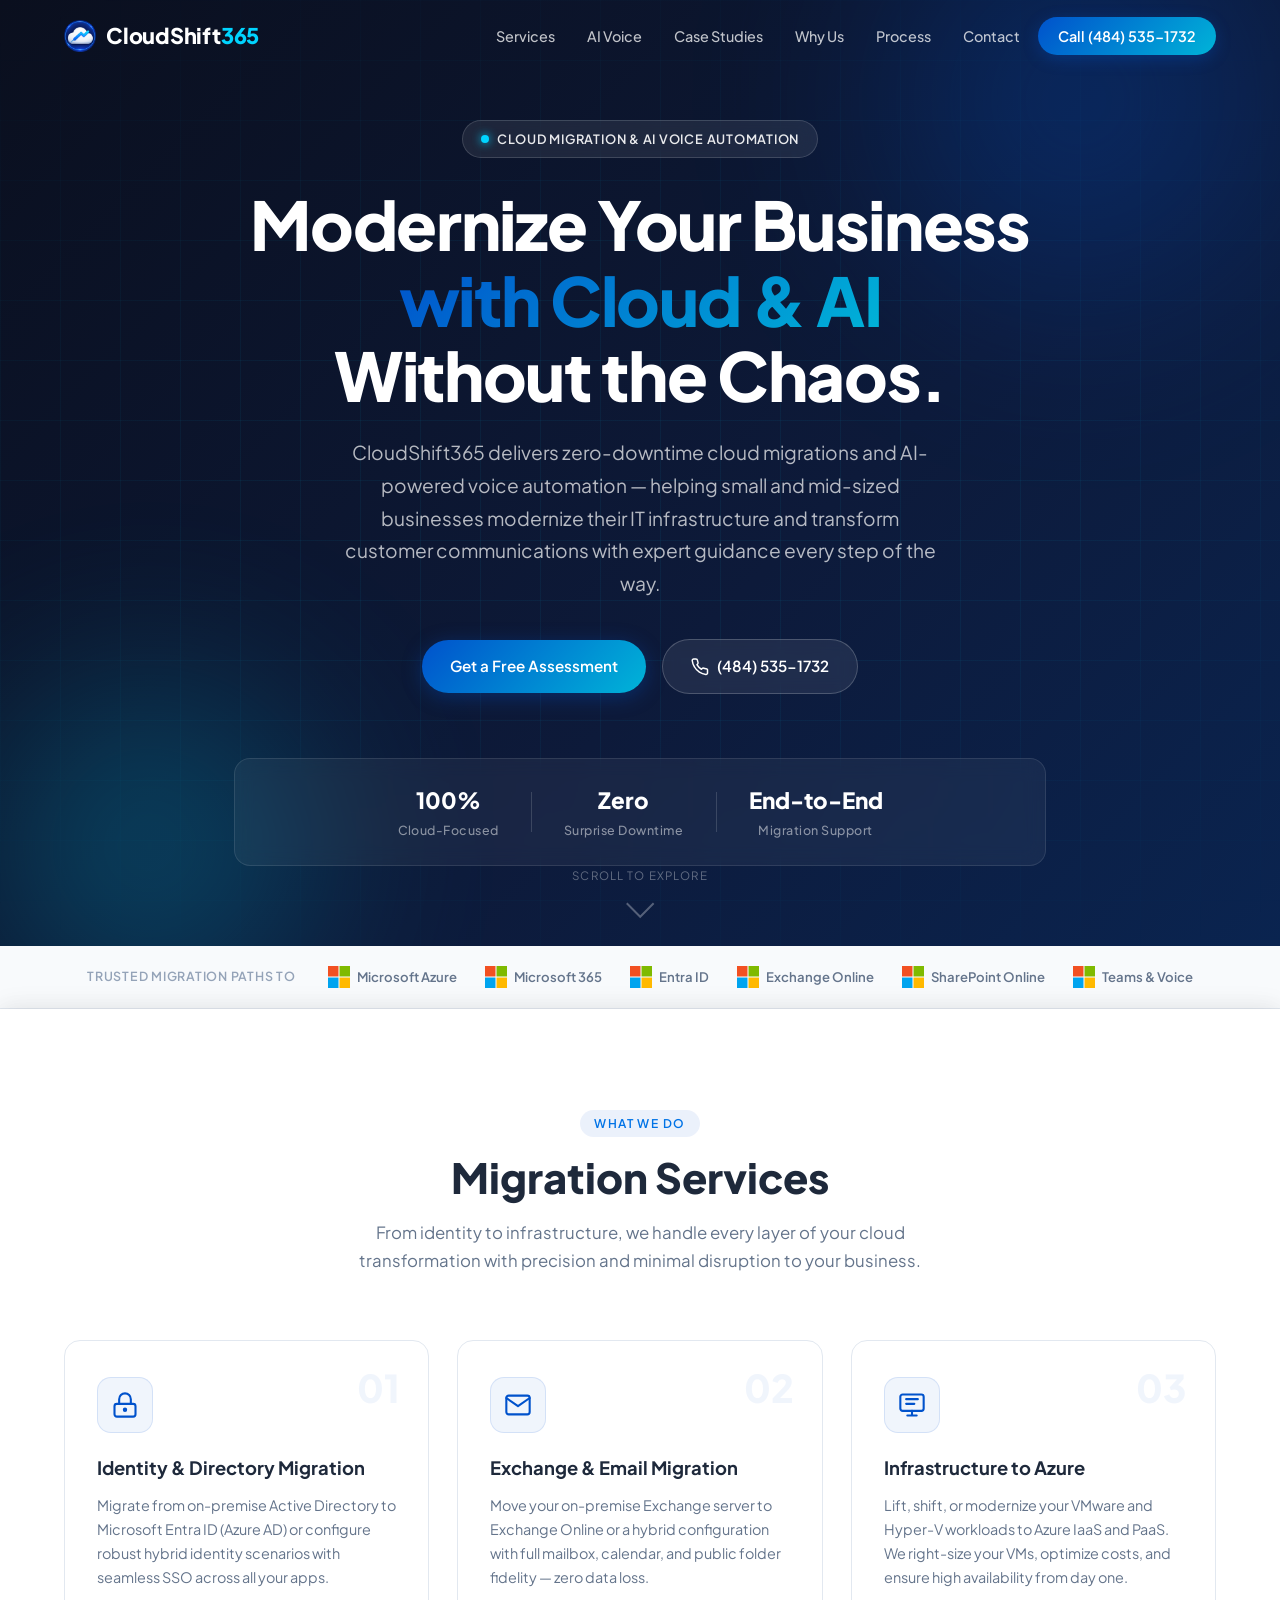
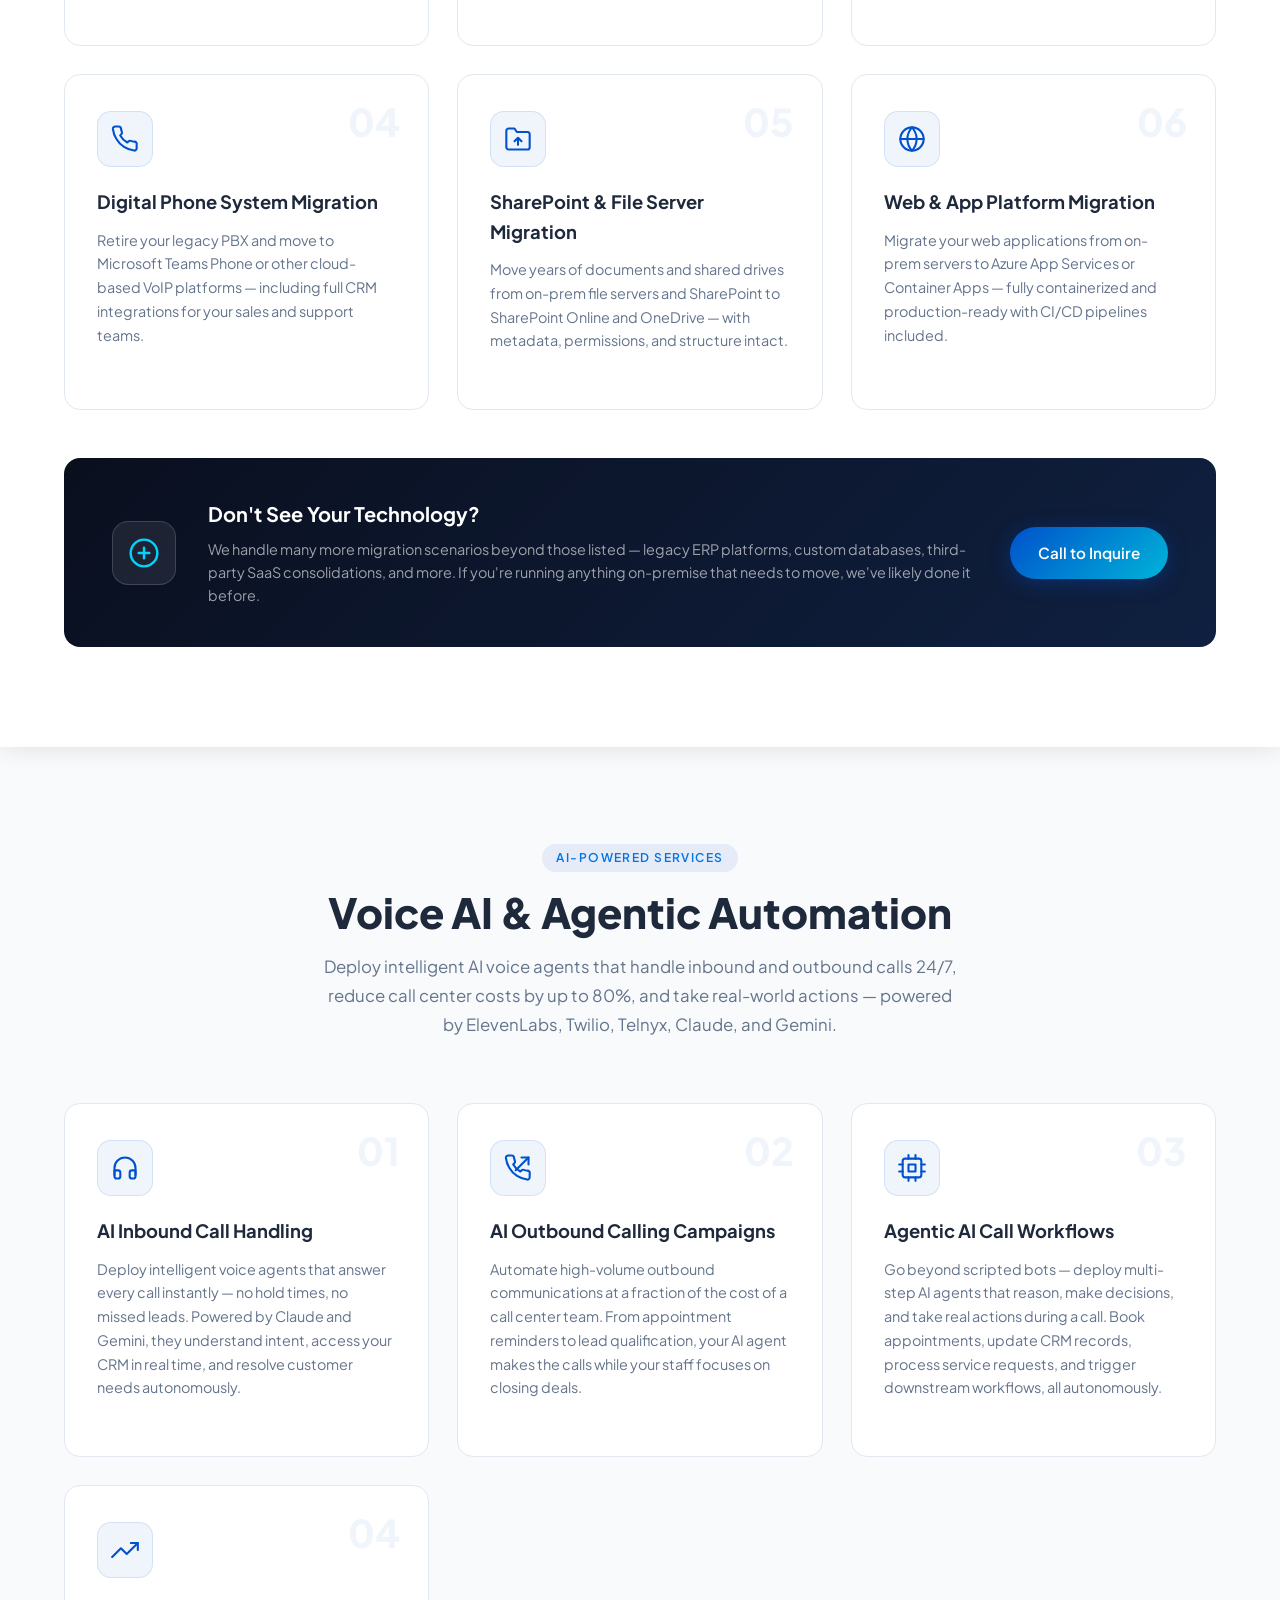
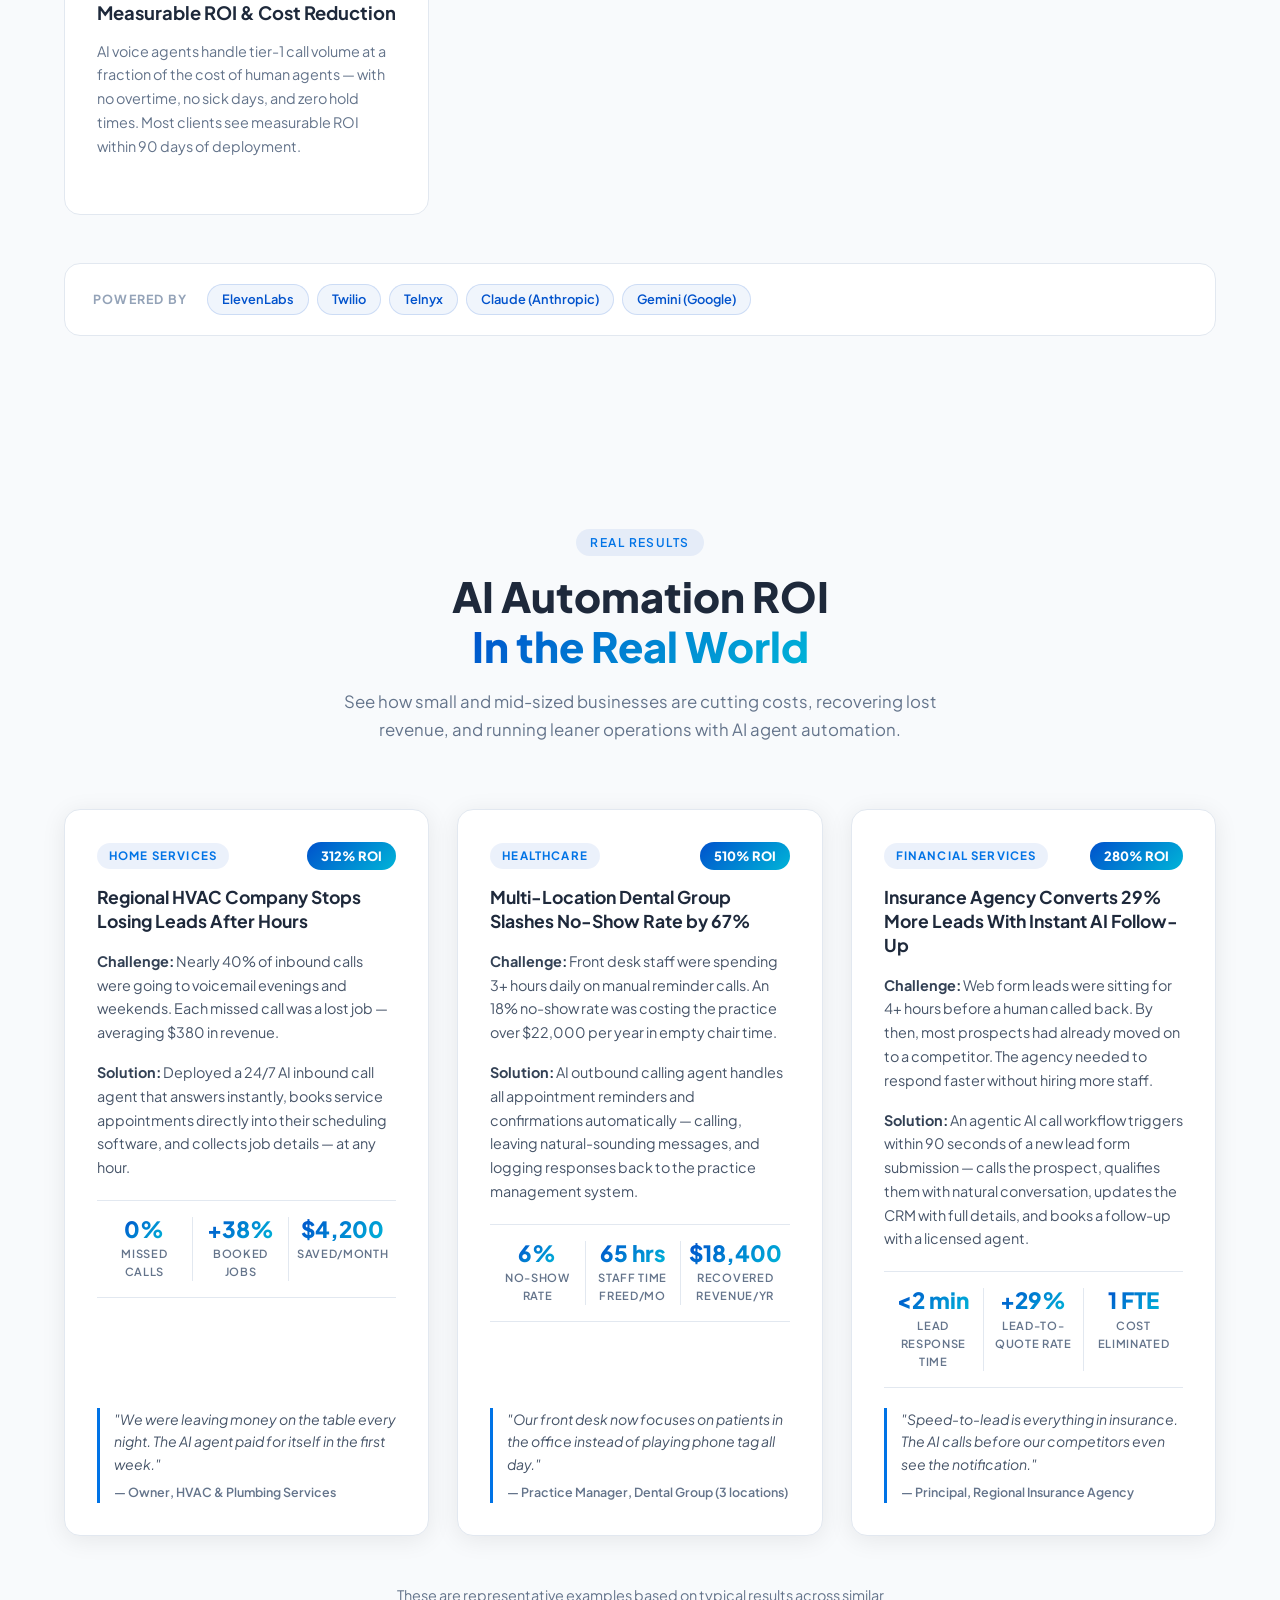
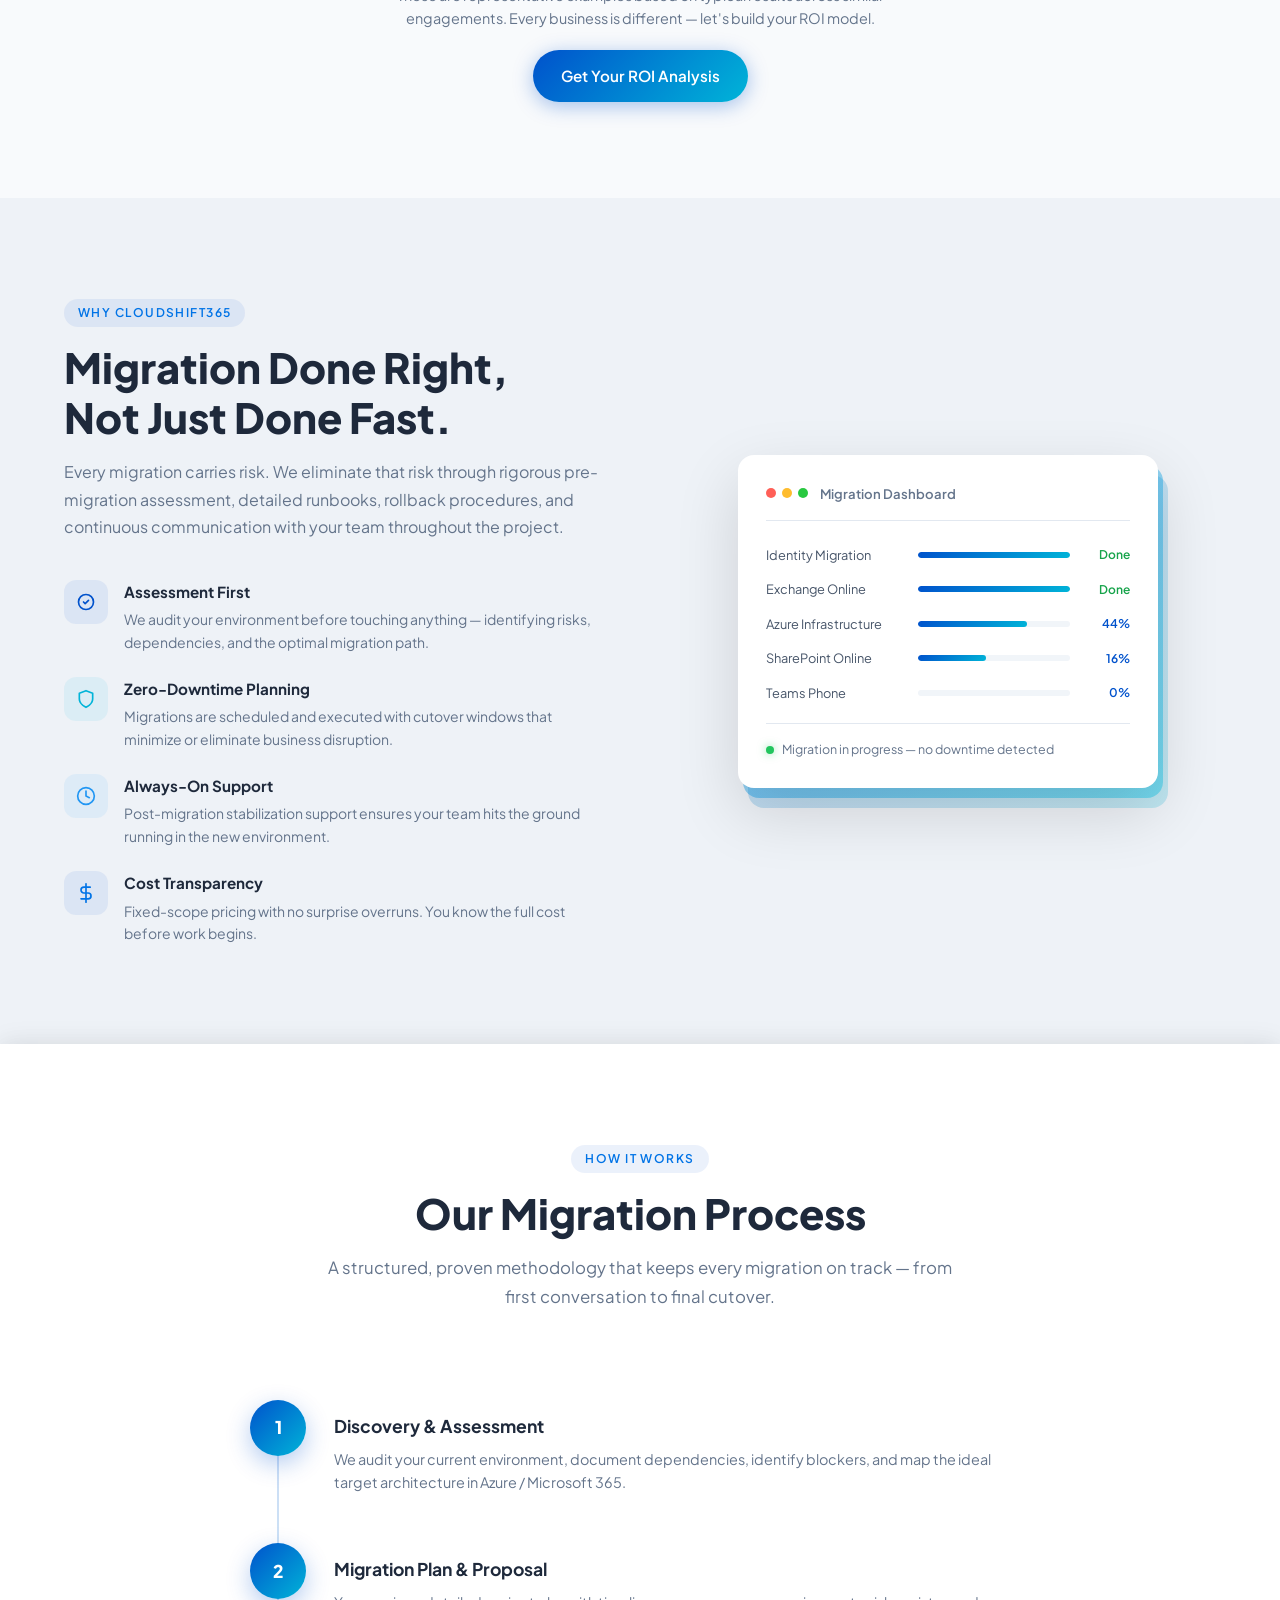
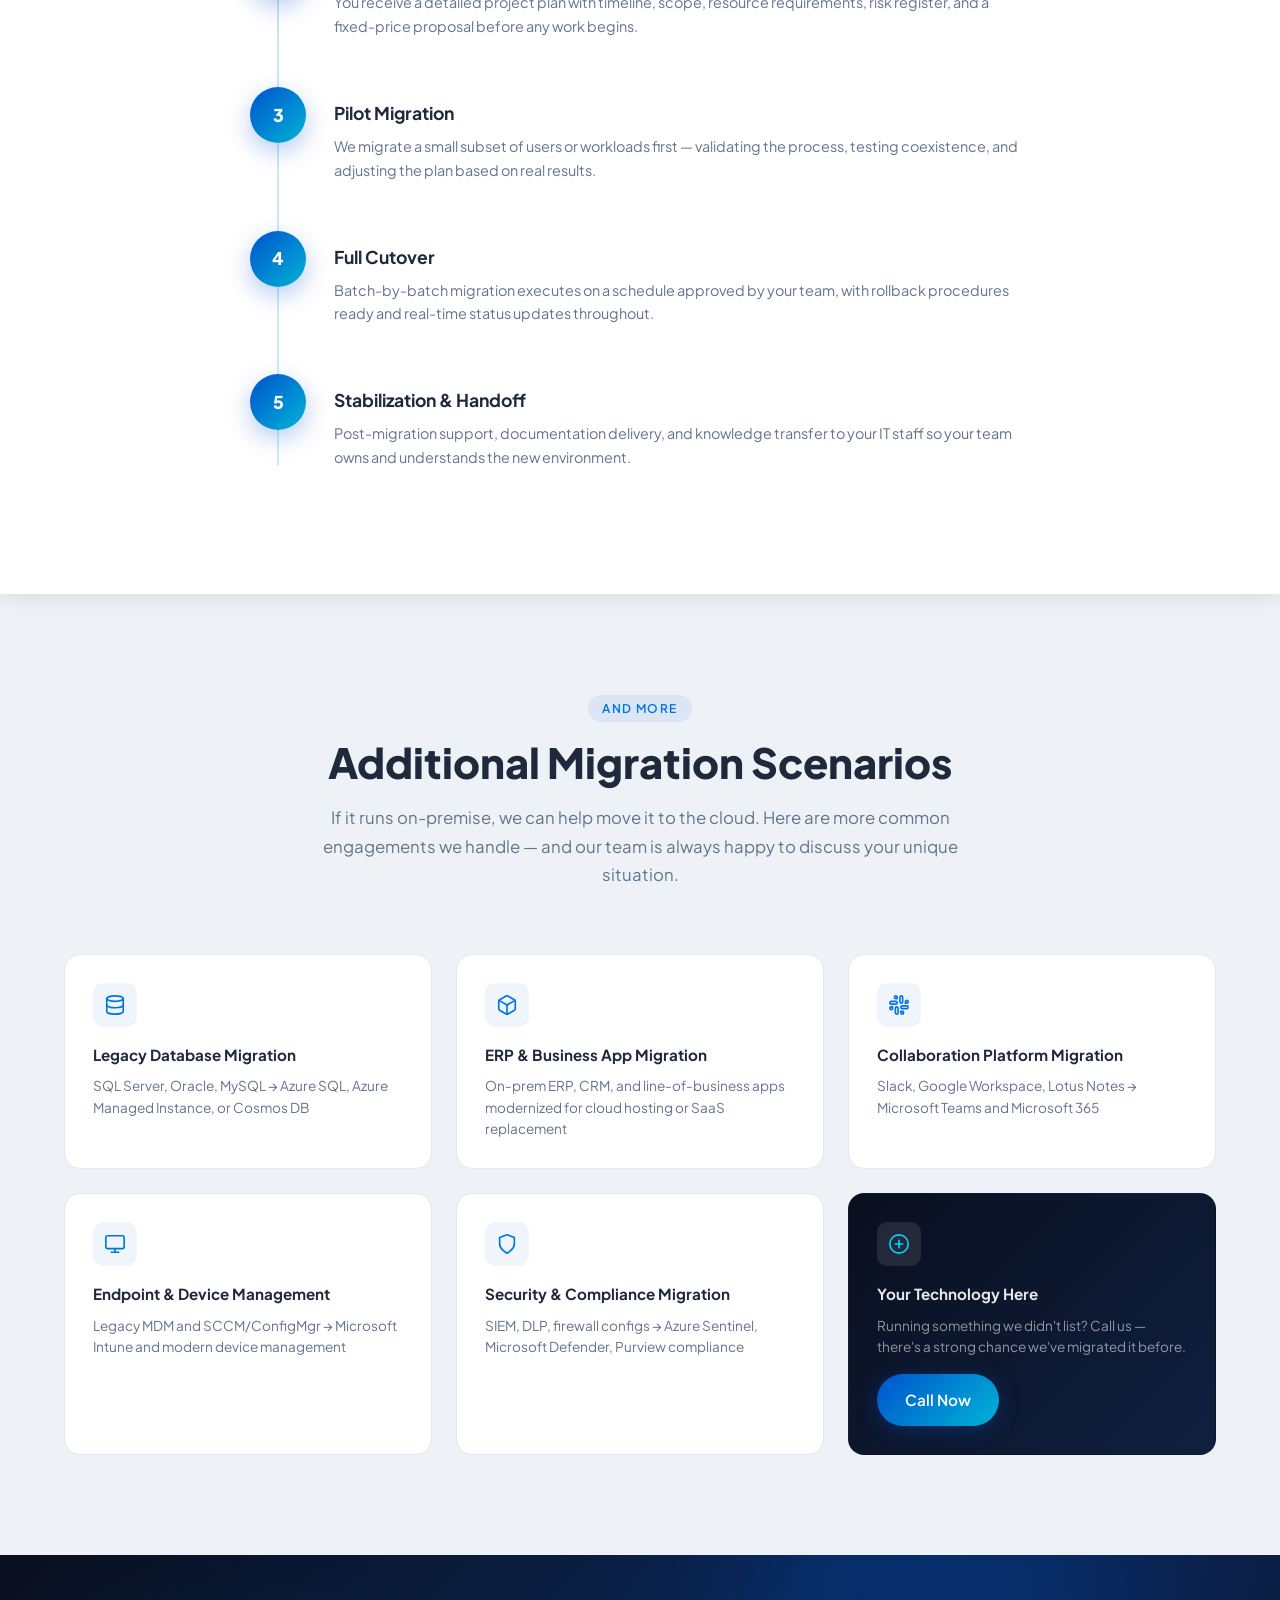
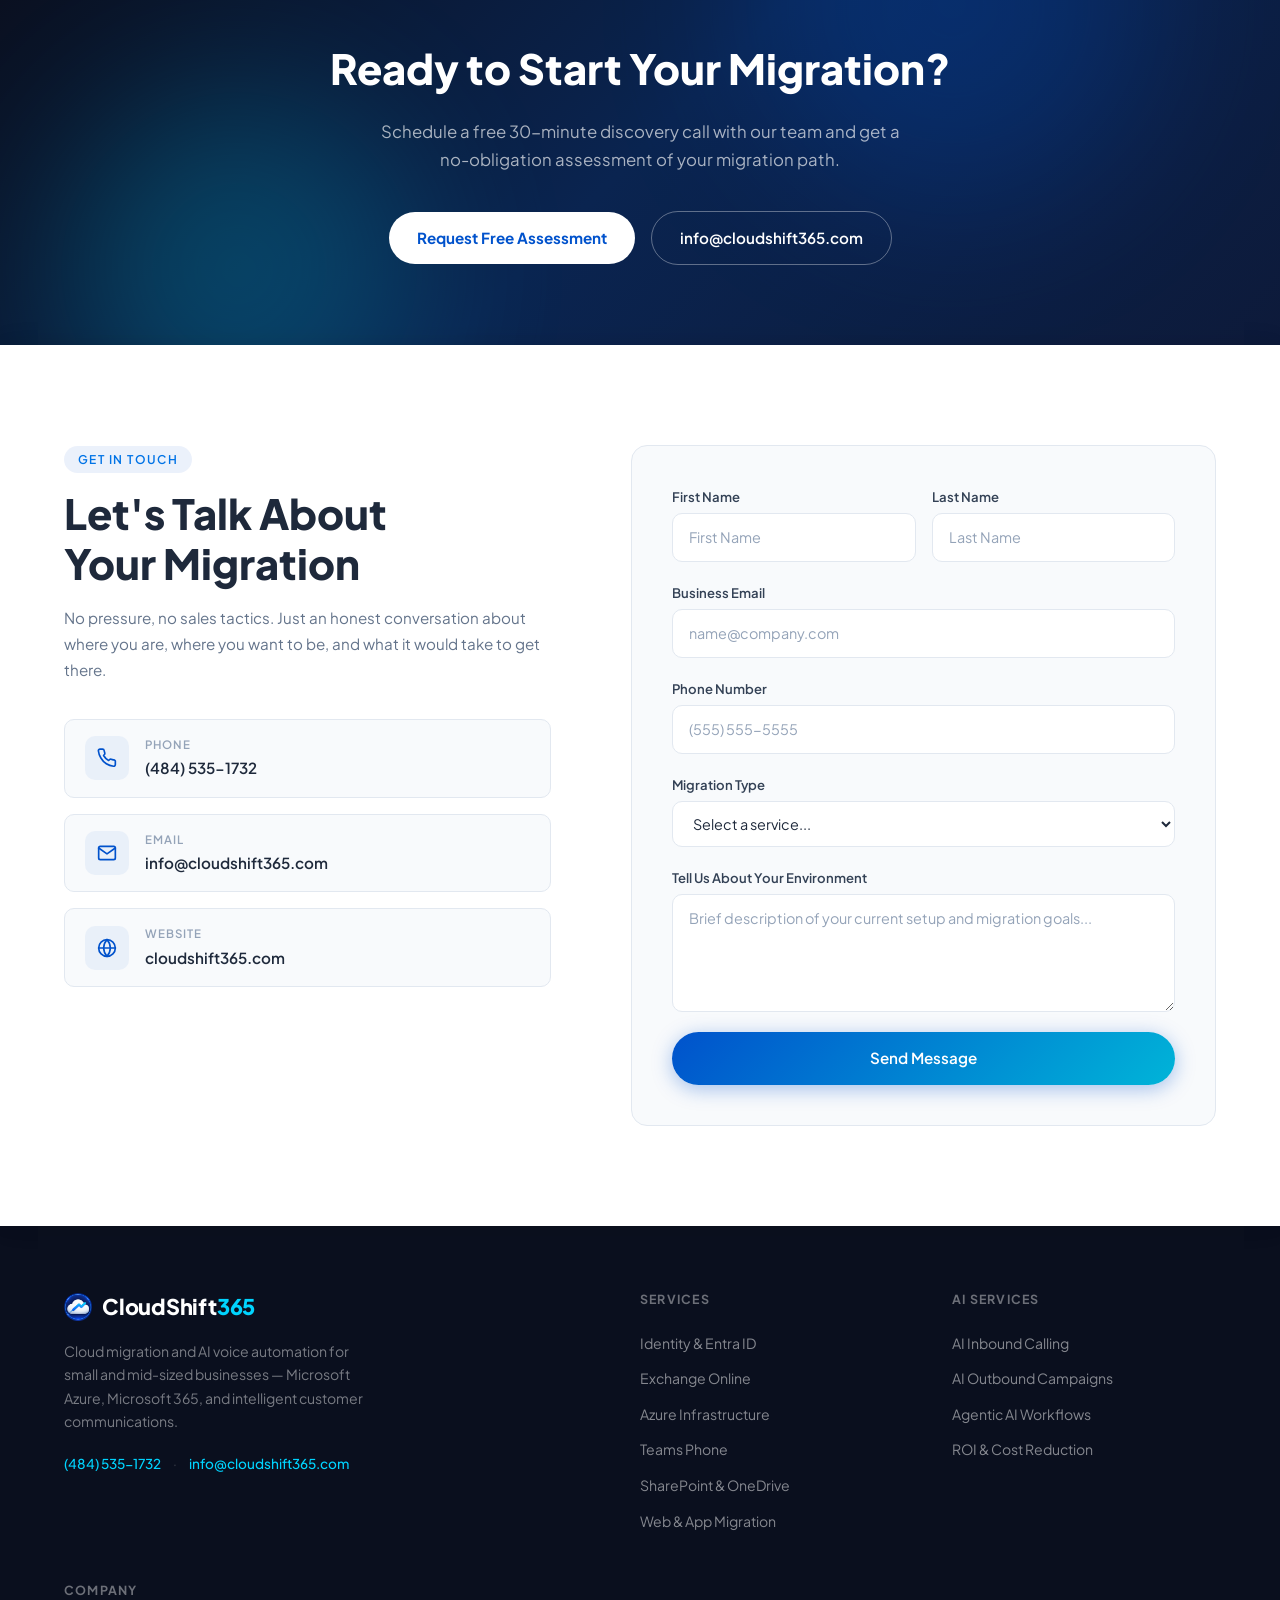
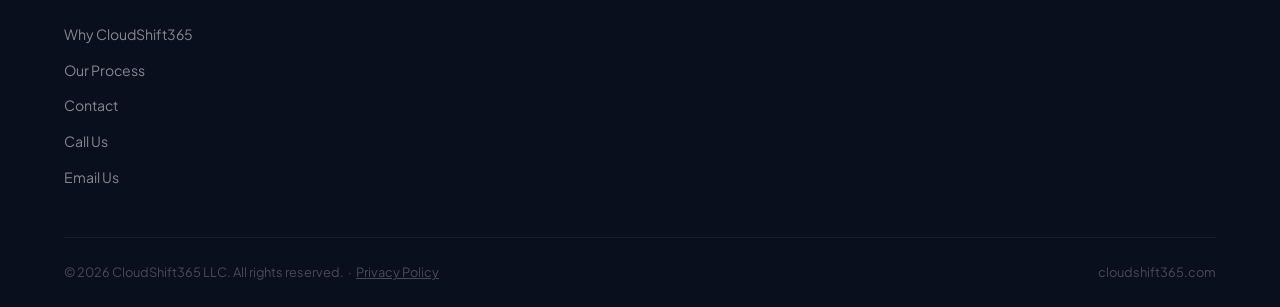
<file: index.html>
<!DOCTYPE html>
<html lang="en">
<head>
  <meta charset="UTF-8" />
  <meta name="viewport" content="width=device-width, initial-scale=1.0" />
  <meta name="description" content="CloudShift365 helps small and mid-sized businesses move to Microsoft 365 and Azure — zero downtime, no in-house IT team needed. Serving Philadelphia, PA and businesses nationwide." />
  <title>CloudShift365 | IT Migration Experts for Small Business</title>

  <!-- Favicon -->
  <link rel="icon" type="image/png" href="logo-circle.png" />
  <link rel="shortcut icon" href="logo-circle.png" />
  <link rel="apple-touch-icon" href="logo-circle.png" />
  <meta name="msapplication-TileImage" content="logo-circle.png" />
  <meta name="msapplication-TileColor" content="#0a1628" />

  <!-- Open Graph / Facebook -->
  <meta property="og:type" content="website" />
  <meta property="og:url" content="https://cloudshift365.com/" />
  <meta property="og:title" content="CloudShift365 | IT Migration Experts" />
  <meta property="og:description" content="Zero-downtime migrations to Microsoft 365 and Azure for small and mid-sized businesses — no in-house IT team needed. Expert guidance every step of the way." />
  <meta property="og:image" content="https://cloudshift365.com/logo-circle.png" />

  <!-- Twitter Card -->
  <meta name="twitter:card" content="summary_large_image" />
  <meta name="twitter:title" content="CloudShift365 | IT Migration Experts" />
  <meta name="twitter:description" content="Zero-downtime migrations to Microsoft 365 and Azure for small and mid-sized businesses — no in-house IT team needed." />
  <meta name="twitter:image" content="https://cloudshift365.com/logo-circle.png" />
  <link rel="preconnect" href="https://fonts.googleapis.com" />
  <link rel="preconnect" href="https://fonts.gstatic.com" crossorigin />
  <link href="https://fonts.googleapis.com/css2?family=Plus+Jakarta+Sans:wght@400;500;600;700;800&display=optional" rel="stylesheet" />
  <link rel="stylesheet" href="styles.css" />

  <!-- Canonical -->
  <link rel="canonical" href="https://cloudshift365.com/" />

  <!-- JSON-LD: LocalBusiness structured data -->
  <script type="application/ld+json">
  {
    "@context": "https://schema.org",
    "@type": "ProfessionalService",
    "name": "CloudShift365",
    "description": "Expert IT migration services helping small and mid-sized businesses move from on-premise infrastructure to Microsoft Azure and Microsoft 365 — with zero downtime.",
    "url": "https://cloudshift365.com",
    "telephone": "+14845351732",
    "email": "info@cloudshift365.com",
    "logo": "https://cloudshift365.com/logo-circle.png",
    "address": {
      "@type": "PostalAddress",
      "addressLocality": "Philadelphia",
      "addressRegion": "PA",
      "addressCountry": "US"
    },
    "areaServed": [
      { "@type": "State", "name": "Pennsylvania" },
      { "@type": "Country", "name": "United States" }
    ],
    "sameAs": [
      "https://www.linkedin.com/company/cloudshift365/"
    ],
    "hasOfferCatalog": {
      "@type": "OfferCatalog",
      "name": "IT Migration Services",
      "itemListElement": [
        { "@type": "Offer", "itemOffered": { "@type": "Service", "name": "Microsoft 365 Migration for Small Business" } },
        { "@type": "Offer", "itemOffered": { "@type": "Service", "name": "Azure Cloud Migration" } },
        { "@type": "Offer", "itemOffered": { "@type": "Service", "name": "Identity & Directory Migration" } },
        { "@type": "Offer", "itemOffered": { "@type": "Service", "name": "Exchange & Email Migration" } },
        { "@type": "Offer", "itemOffered": { "@type": "Service", "name": "Digital Phone System Migration" } },
        { "@type": "Offer", "itemOffered": { "@type": "Service", "name": "SharePoint & File Server Migration" } },
        { "@type": "Offer", "itemOffered": { "@type": "Service", "name": "AI Inbound Call Handling" } },
        { "@type": "Offer", "itemOffered": { "@type": "Service", "name": "AI Outbound Calling Campaigns" } },
        { "@type": "Offer", "itemOffered": { "@type": "Service", "name": "Agentic AI Call Workflows" } }
      ]
    }
  }
  </script>
</head>
<body>

  <!-- ======== NAV ======== -->
  <header class="nav-wrapper" id="nav">
    <nav class="nav container">
      <a href="#" class="nav-logo">
        <span class="logo-icon">
          <img src="logo-circle.png" alt="CloudShift365 Logo" width="32" height="32" style="display:block;">
        </span>
        <span class="logo-text">CloudShift<span class="logo-accent">365</span></span>
      </a>

      <button class="nav-toggle" id="navToggle" aria-label="Toggle navigation">
        <span></span><span></span><span></span>
      </button>

      <ul class="nav-links" id="navLinks">
        <li><a href="#services">Services</a></li>
        <li><a href="#ai-services">AI Voice</a></li>
        <li><a href="#case-studies">Case Studies</a></li>
        <li><a href="#why-us">Why Us</a></li>
        <li><a href="#process">Process</a></li>
        <li><a href="#contact">Contact</a></li>
        <li><a href="tel:4845351732" class="nav-cta">Call (484) 535-1732</a></li>
      </ul>
    </nav>
  </header>

  <!-- ======== HERO ======== -->
  <section class="hero" id="home">
    <div class="hero-bg">
      <div class="hero-grid"></div>
      <div class="hero-orb hero-orb-1"></div>
      <div class="hero-orb hero-orb-2"></div>
    </div>
    <div class="container hero-content">
      <div class="hero-badge">
        <span class="badge-dot"></span>
        Cloud Migration &amp; AI Voice Automation
      </div>
      <h1 class="hero-title">
        Modernize Your Business<br />
        <span class="gradient-text">with Cloud &amp; AI</span><br />
        Without the Chaos.
      </h1>
      <p class="hero-subtitle">
        CloudShift365 delivers zero-downtime cloud migrations and AI-powered voice automation —
        helping small and mid-sized businesses modernize their IT infrastructure and transform
        customer communications with expert guidance every step of the way.
      </p>
      <div class="hero-actions">
        <a href="#contact" class="btn btn-primary">Get a Free Assessment</a>
        <a href="tel:4845351732" class="btn btn-ghost">
          <svg width="18" height="18" viewBox="0 0 24 24" fill="none" stroke="currentColor" stroke-width="2" stroke-linecap="round" stroke-linejoin="round"><path d="M22 16.92v3a2 2 0 0 1-2.18 2 19.79 19.79 0 0 1-8.63-3.07A19.5 19.5 0 0 1 4.69 12a19.79 19.79 0 0 1-3.07-8.67A2 2 0 0 1 3.6 1.27h3a2 2 0 0 1 2 1.72c.127.96.361 1.903.7 2.81a2 2 0 0 1-.45 2.11L7.91 8.96a16 16 0 0 0 6.06 6.06l.96-.96a2 2 0 0 1 2.11-.45c.907.339 1.85.573 2.81.7A2 2 0 0 1 22 16.92z"/></svg>
          (484) 535-1732
        </a>
      </div>
      <div class="hero-stats">
        <div class="stat">
          <span class="stat-num">100%</span>
          <span class="stat-label">Cloud-Focused</span>
        </div>
        <div class="stat-divider"></div>
        <div class="stat">
          <span class="stat-num">Zero</span>
          <span class="stat-label">Surprise Downtime</span>
        </div>
        <div class="stat-divider"></div>
        <div class="stat">
          <span class="stat-num">End-to-End</span>
          <span class="stat-label">Migration Support</span>
        </div>
      </div>
    </div>
    <div class="hero-scroll">
      <span>Scroll to explore</span>
      <div class="scroll-arrow"></div>
    </div>
  </section>

  <!-- ======== TRUST BAR ======== -->
  <section class="trust-bar">
    <div class="container">
      <p class="trust-label">Trusted migration paths to</p>
      <div class="trust-logos">
        <div class="trust-item">
          <svg width="22" height="22" viewBox="0 0 21 21" fill="none"><rect width="10" height="10" fill="#F25022"/><rect x="11" width="10" height="10" fill="#7FBA00"/><rect y="11" width="10" height="10" fill="#00A4EF"/><rect x="11" y="11" width="10" height="10" fill="#FFB900"/></svg>
          Microsoft Azure
        </div>
        <div class="trust-item">
          <svg width="22" height="22" viewBox="0 0 21 21" fill="none"><rect width="10" height="10" fill="#F25022"/><rect x="11" width="10" height="10" fill="#7FBA00"/><rect y="11" width="10" height="10" fill="#00A4EF"/><rect x="11" y="11" width="10" height="10" fill="#FFB900"/></svg>
          Microsoft 365
        </div>
        <div class="trust-item">
          <svg width="22" height="22" viewBox="0 0 21 21" fill="none"><rect width="10" height="10" fill="#F25022"/><rect x="11" width="10" height="10" fill="#7FBA00"/><rect y="11" width="10" height="10" fill="#00A4EF"/><rect x="11" y="11" width="10" height="10" fill="#FFB900"/></svg>
          Entra ID
        </div>
        <div class="trust-item">
          <svg width="22" height="22" viewBox="0 0 21 21" fill="none"><rect width="10" height="10" fill="#F25022"/><rect x="11" width="10" height="10" fill="#7FBA00"/><rect y="11" width="10" height="10" fill="#00A4EF"/><rect x="11" y="11" width="10" height="10" fill="#FFB900"/></svg>
          Exchange Online
        </div>
        <div class="trust-item">
          <svg width="22" height="22" viewBox="0 0 21 21" fill="none"><rect width="10" height="10" fill="#F25022"/><rect x="11" width="10" height="10" fill="#7FBA00"/><rect y="11" width="10" height="10" fill="#00A4EF"/><rect x="11" y="11" width="10" height="10" fill="#FFB900"/></svg>
          SharePoint Online
        </div>
        <div class="trust-item">
          <svg width="22" height="22" viewBox="0 0 21 21" fill="none"><rect width="10" height="10" fill="#F25022"/><rect x="11" width="10" height="10" fill="#7FBA00"/><rect y="11" width="10" height="10" fill="#00A4EF"/><rect x="11" y="11" width="10" height="10" fill="#FFB900"/></svg>
          Teams &amp; Voice
        </div>
      </div>
    </div>
  </section>

  <!-- ======== SERVICES ======== -->
  <section class="services" id="services">
    <div class="container">
      <div class="section-header reveal">
        <span class="section-tag">What We Do</span>
        <h2 class="section-title">Migration Services</h2>
        <p class="section-subtitle">
          From identity to infrastructure, we handle every layer of your cloud transformation
          with precision and minimal disruption to your business.
        </p>
      </div>

      <div class="services-grid">

        <div class="service-card reveal reveal-delay-1" data-index="1" id="service-identity">
          <div class="service-icon">
            <svg width="28" height="28" viewBox="0 0 24 24" fill="none" stroke="currentColor" stroke-width="1.8" stroke-linecap="round" stroke-linejoin="round"><rect x="3" y="11" width="18" height="11" rx="2"/><path d="M7 11V7a5 5 0 0 1 10 0v4"/><circle cx="12" cy="16" r="1"/></svg>
          </div>
          <div class="service-num">01</div>
          <h3>Identity &amp; Directory Migration</h3>
          <p>Migrate from on-premise Active Directory to Microsoft Entra ID (Azure AD) or configure robust hybrid identity scenarios with seamless SSO across all your apps.</p>
          <ul class="service-features">
            <li>Active Directory → Entra ID</li>
            <li>Hybrid Identity &amp; Azure AD Connect</li>
            <li>Conditional Access &amp; MFA rollout</li>
            <li>SSO configuration for SaaS apps</li>
            <li>Group Policy to Intune migration</li>
          </ul>
          <a href="#contact" class="service-link">Get a quote →</a>
        </div>

        <div class="service-card reveal reveal-delay-2" data-index="2" id="service-exchange">
          <div class="service-icon">
            <svg width="28" height="28" viewBox="0 0 24 24" fill="none" stroke="currentColor" stroke-width="1.8" stroke-linecap="round" stroke-linejoin="round"><path d="M4 4h16c1.1 0 2 .9 2 2v12c0 1.1-.9 2-2 2H4c-1.1 0-2-.9-2-2V6c0-1.1.9-2 2-2z"/><polyline points="22,6 12,13 2,6"/></svg>
          </div>
          <div class="service-num">02</div>
          <h3>Exchange &amp; Email Migration</h3>
          <p>Move your on-premise Exchange server to Exchange Online or a hybrid configuration with full mailbox, calendar, and public folder fidelity — zero data loss.</p>
          <ul class="service-features">
            <li>Exchange On-Prem → Exchange Online</li>
            <li>Hybrid Exchange configuration</li>
            <li>Mailbox, calendar &amp; contacts migration</li>
            <li>Public folder migration</li>
            <li>Email security &amp; compliance setup</li>
          </ul>
          <a href="#contact" class="service-link">Get a quote →</a>
        </div>

        <div class="service-card reveal reveal-delay-3" data-index="3" id="service-azure">
          <div class="service-icon">
            <svg width="28" height="28" viewBox="0 0 24 24" fill="none" stroke="currentColor" stroke-width="1.8" stroke-linecap="round" stroke-linejoin="round"><rect x="2" y="3" width="20" height="14" rx="2"/><path d="M8 21h8M12 17v4"/><path d="M7 7h10M7 11h7"/></svg>
          </div>
          <div class="service-num">03</div>
          <h3>Infrastructure to Azure</h3>
          <p>Lift, shift, or modernize your VMware and Hyper-V workloads to Azure IaaS and PaaS. We right-size your VMs, optimize costs, and ensure high availability from day one.</p>
          <ul class="service-features">
            <li>VMware → Azure Migrate</li>
            <li>Hyper-V → Azure IaaS</li>
            <li>VM right-sizing &amp; cost optimization</li>
            <li>Azure Site Recovery setup</li>
            <li>Networking &amp; VPN/ExpressRoute</li>
          </ul>
          <a href="#contact" class="service-link">Get a quote →</a>
        </div>

        <div class="service-card reveal reveal-delay-1" data-index="4" id="service-phone">
          <div class="service-icon">
            <svg width="28" height="28" viewBox="0 0 24 24" fill="none" stroke="currentColor" stroke-width="1.8" stroke-linecap="round" stroke-linejoin="round"><path d="M22 16.92v3a2 2 0 0 1-2.18 2 19.79 19.79 0 0 1-8.63-3.07A19.5 19.5 0 0 1 4.69 12a19.79 19.79 0 0 1-3.07-8.67A2 2 0 0 1 3.6 1.27h3a2 2 0 0 1 2 1.72c.127.96.361 1.903.7 2.81a2 2 0 0 1-.45 2.11L7.91 8.96a16 16 0 0 0 6.06 6.06l.96-.96a2 2 0 0 1 2.11-.45c.907.339 1.85.573 2.81.7A2 2 0 0 1 22 16.92z"/></svg>
          </div>
          <div class="service-num">04</div>
          <h3>Digital Phone System Migration</h3>
          <p>Retire your legacy PBX and move to Microsoft Teams Phone or other cloud-based VoIP platforms — including full CRM integrations for your sales and support teams.</p>
          <ul class="service-features">
            <li>PBX → Teams Phone / UCaaS</li>
            <li>Number porting &amp; call routing</li>
            <li>CRM integration (Salesforce, Dynamics, custom)</li>
            <li>Call center &amp; IVR configuration</li>
            <li>SIP trunking &amp; Direct Routing</li>
          </ul>
          <a href="#contact" class="service-link">Get a quote →</a>
        </div>

        <div class="service-card reveal reveal-delay-2" data-index="5" id="service-sharepoint">
          <div class="service-icon">
            <svg width="28" height="28" viewBox="0 0 24 24" fill="none" stroke="currentColor" stroke-width="1.8" stroke-linecap="round" stroke-linejoin="round"><path d="M22 19a2 2 0 0 1-2 2H4a2 2 0 0 1-2-2V5a2 2 0 0 1 2-2h5l2 3h9a2 2 0 0 1 2 2z"/><path d="M12 11v6M9 14l3-3 3 3"/></svg>
          </div>
          <div class="service-num">05</div>
          <h3>SharePoint &amp; File Server Migration</h3>
          <p>Move years of documents and shared drives from on-prem file servers and SharePoint to SharePoint Online and OneDrive — with metadata, permissions, and structure intact.</p>
          <ul class="service-features">
            <li>File server → SharePoint Online / OneDrive</li>
            <li>SharePoint On-Prem → SharePoint Online</li>
            <li>Permissions &amp; metadata preservation</li>
            <li>SharePoint Mover / SPMT tooling</li>
            <li>Information architecture redesign</li>
          </ul>
          <a href="#contact" class="service-link">Get a quote →</a>
        </div>

        <div class="service-card reveal reveal-delay-3" data-index="6" id="service-webapp">
          <div class="service-icon">
            <svg width="28" height="28" viewBox="0 0 24 24" fill="none" stroke="currentColor" stroke-width="1.8" stroke-linecap="round" stroke-linejoin="round"><circle cx="12" cy="12" r="10"/><line x1="2" y1="12" x2="22" y2="12"/><path d="M12 2a15.3 15.3 0 0 1 4 10 15.3 15.3 0 0 1-4 10 15.3 15.3 0 0 1-4-10 15.3 15.3 0 0 1 4-10z"/></svg>
          </div>
          <div class="service-num">06</div>
          <h3>Web &amp; App Platform Migration</h3>
          <p>Migrate your web applications from on-prem servers to Azure App Services or Container Apps — fully containerized and production-ready with CI/CD pipelines included.</p>
          <ul class="service-features">
            <li>IIS / Apache → Azure App Service</li>
            <li>Docker &amp; Kubernetes on Azure (AKS)</li>
            <li>Azure Container Apps</li>
            <li>CI/CD pipeline setup (Azure DevOps / GitHub Actions)</li>
            <li>Database migration (SQL, PostgreSQL, MySQL)</li>
          </ul>
          <a href="#contact" class="service-link">Get a quote →</a>
        </div>

      </div>

      <!-- Additional migrations CTA -->
      <div class="services-more reveal">
        <div class="services-more-inner">
          <div class="services-more-icon">
            <svg width="32" height="32" viewBox="0 0 24 24" fill="none" stroke="currentColor" stroke-width="1.8" stroke-linecap="round" stroke-linejoin="round"><circle cx="12" cy="12" r="10"/><line x1="12" y1="8" x2="12" y2="16"/><line x1="8" y1="12" x2="16" y2="12"/></svg>
          </div>
          <div class="services-more-text">
            <h3>Don't See Your Technology?</h3>
            <p>We handle many more migration scenarios beyond those listed — legacy ERP platforms, custom databases, third-party SaaS consolidations, and more. If you're running anything on-premise that needs to move, we've likely done it before.</p>
          </div>
          <a href="tel:4845351732" class="btn btn-primary">Call to Inquire</a>
        </div>
      </div>

    </div>
  </section>

  <!-- ======== AI SERVICES ======== -->
  <section class="ai-services" id="ai-services">
    <div class="container">
      <div class="section-header reveal">
        <span class="section-tag">AI-Powered Services</span>
        <h2 class="section-title">Voice AI &amp; Agentic Automation</h2>
        <p class="section-subtitle">
          Deploy intelligent AI voice agents that handle inbound and outbound calls 24/7,
          reduce call center costs by up to 80%, and take real-world actions — powered by
          ElevenLabs, Twilio, Telnyx, Claude, and Gemini.
        </p>
      </div>

      <div class="services-grid">

        <div class="service-card reveal reveal-delay-1" id="ai-inbound">
          <div class="service-icon">
            <svg width="28" height="28" viewBox="0 0 24 24" fill="none" stroke="currentColor" stroke-width="1.8" stroke-linecap="round" stroke-linejoin="round"><path d="M3 18v-6a9 9 0 0 1 18 0v6"/><path d="M21 19a2 2 0 0 1-2 2h-1a2 2 0 0 1-2-2v-3a2 2 0 0 1 2-2h3z"/><path d="M3 19a2 2 0 0 0 2 2h1a2 2 0 0 0 2-2v-3a2 2 0 0 0-2-2H3z"/></svg>
          </div>
          <div class="service-num">01</div>
          <h3>AI Inbound Call Handling</h3>
          <p>Deploy intelligent voice agents that answer every call instantly — no hold times, no missed leads. Powered by Claude and Gemini, they understand intent, access your CRM in real time, and resolve customer needs autonomously.</p>
          <ul class="service-features">
            <li>24/7 availability — zero missed calls</li>
            <li>Natural language understanding via Claude &amp; Gemini</li>
            <li>Real-time CRM lookup &amp; context-aware responses</li>
            <li>Smart escalation to live agents with full summary</li>
            <li>Human-like voice synthesis via ElevenLabs</li>
          </ul>
          <a href="#contact" class="service-link">Get a quote →</a>
        </div>

        <div class="service-card reveal reveal-delay-2" id="ai-outbound">
          <div class="service-icon">
            <svg width="28" height="28" viewBox="0 0 24 24" fill="none" stroke="currentColor" stroke-width="1.8" stroke-linecap="round" stroke-linejoin="round"><path d="M22 16.92v3a2 2 0 0 1-2.18 2 19.79 19.79 0 0 1-8.63-3.07A19.5 19.5 0 0 1 4.69 12a19.79 19.79 0 0 1-3.07-8.67A2 2 0 0 1 3.6 1.27h3a2 2 0 0 1 2 1.72c.127.96.361 1.903.7 2.81a2 2 0 0 1-.45 2.11L7.91 8.96a16 16 0 0 0 6.06 6.06l.96-.96a2 2 0 0 1 2.11-.45c.907.339 1.85.573 2.81.7A2 2 0 0 1 22 16.92z"/><polyline points="15 3 21 3 21 9"/><line x1="10" y1="14" x2="21" y2="3"/></svg>
          </div>
          <div class="service-num">02</div>
          <h3>AI Outbound Calling Campaigns</h3>
          <p>Automate high-volume outbound communications at a fraction of the cost of a call center team. From appointment reminders to lead qualification, your AI agent makes the calls while your staff focuses on closing deals.</p>
          <ul class="service-features">
            <li>Appointment reminders &amp; confirmations</li>
            <li>Lead qualification &amp; follow-up calls</li>
            <li>Payment reminders &amp; collections</li>
            <li>Post-service surveys &amp; feedback collection</li>
            <li>Enterprise-grade infrastructure via Twilio &amp; Telnyx</li>
          </ul>
          <a href="#contact" class="service-link">Get a quote →</a>
        </div>

        <div class="service-card reveal reveal-delay-3" id="ai-agentic">
          <div class="service-icon">
            <svg width="28" height="28" viewBox="0 0 24 24" fill="none" stroke="currentColor" stroke-width="1.8" stroke-linecap="round" stroke-linejoin="round"><rect x="4" y="4" width="16" height="16" rx="2"/><rect x="9" y="9" width="6" height="6"/><path d="M9 1v3M15 1v3M9 20v3M15 20v3M1 9h3M1 15h3M20 9h3M20 15h3"/></svg>
          </div>
          <div class="service-num">03</div>
          <h3>Agentic AI Call Workflows</h3>
          <p>Go beyond scripted bots — deploy multi-step AI agents that reason, make decisions, and take real actions during a call. Book appointments, update CRM records, process service requests, and trigger downstream workflows, all autonomously.</p>
          <ul class="service-features">
            <li>Multi-step reasoning agents built on Claude &amp; Gemini</li>
            <li>Live appointment booking &amp; calendar management</li>
            <li>CRM record creation &amp; updates (Salesforce, HubSpot, Dynamics)</li>
            <li>Order processing, refunds &amp; service request routing</li>
            <li>Full call transcription, logging &amp; compliance recording</li>
          </ul>
          <a href="#contact" class="service-link">Get a quote →</a>
        </div>

        <div class="service-card reveal reveal-delay-1" id="ai-roi">
          <div class="service-icon">
            <svg width="28" height="28" viewBox="0 0 24 24" fill="none" stroke="currentColor" stroke-width="1.8" stroke-linecap="round" stroke-linejoin="round"><polyline points="23 6 13.5 15.5 8.5 10.5 1 18"/><polyline points="17 6 23 6 23 12"/></svg>
          </div>
          <div class="service-num">04</div>
          <h3>Measurable ROI &amp; Cost Reduction</h3>
          <p>AI voice agents handle tier-1 call volume at a fraction of the cost of human agents — with no overtime, no sick days, and zero hold times. Most clients see measurable ROI within 90 days of deployment.</p>
          <ul class="service-features">
            <li>Replace 60–80% of tier-1 call center volume</li>
            <li>AI call cost ~$0.10 vs $4–8 per human-handled call</li>
            <li>24/7 coverage with no staffing gaps or overtime</li>
            <li>Consistent quality &amp; brand voice on every call</li>
            <li>ROI analysis &amp; pilot program available</li>
          </ul>
          <a href="#contact" class="service-link">Get a quote →</a>
        </div>

      </div>

      <div class="ai-tech-bar reveal">
        <span class="ai-tech-label">Powered by</span>
        <div class="ai-tech-tags">
          <span class="ai-tech-tag">ElevenLabs</span>
          <span class="ai-tech-tag">Twilio</span>
          <span class="ai-tech-tag">Telnyx</span>
          <span class="ai-tech-tag">Claude (Anthropic)</span>
          <span class="ai-tech-tag">Gemini (Google)</span>
        </div>
      </div>

    </div>
  </section>

  <!-- ======== CASE STUDIES ======== -->
  <section class="case-studies" id="case-studies">
    <div class="container">
      <div class="section-header reveal">
        <span class="section-tag">Real Results</span>
        <h2 class="section-title">AI Automation ROI<br /><span class="gradient-text">In the Real World</span></h2>
        <p class="section-subtitle">
          See how small and mid-sized businesses are cutting costs, recovering lost revenue,
          and running leaner operations with AI agent automation.
        </p>
      </div>

      <div class="case-studies-grid">

        <!-- Case Study 1 -->
        <div class="case-card reveal reveal-delay-1">
          <div class="case-card-header">
            <div class="case-industry-tag">Home Services</div>
            <div class="case-roi-badge">312% ROI</div>
          </div>
          <h3 class="case-title">Regional HVAC Company Stops Losing Leads After Hours</h3>
          <p class="case-challenge"><strong>Challenge:</strong> Nearly 40% of inbound calls were going to voicemail evenings and weekends. Each missed call was a lost job — averaging $380 in revenue.</p>
          <p class="case-solution"><strong>Solution:</strong> Deployed a 24/7 AI inbound call agent that answers instantly, books service appointments directly into their scheduling software, and collects job details — at any hour.</p>
          <div class="case-metrics">
            <div class="case-metric">
              <span class="case-metric-num">0%</span>
              <span class="case-metric-label">Missed Calls</span>
            </div>
            <div class="case-metric">
              <span class="case-metric-num">+38%</span>
              <span class="case-metric-label">Booked Jobs</span>
            </div>
            <div class="case-metric">
              <span class="case-metric-num">$4,200</span>
              <span class="case-metric-label">Saved/Month</span>
            </div>
          </div>
          <div class="case-quote">
            "We were leaving money on the table every night. The AI agent paid for itself in the first week."
            <span class="case-quote-attr">— Owner, HVAC &amp; Plumbing Services</span>
          </div>
        </div>

        <!-- Case Study 2 -->
        <div class="case-card reveal reveal-delay-2">
          <div class="case-card-header">
            <div class="case-industry-tag">Healthcare</div>
            <div class="case-roi-badge">510% ROI</div>
          </div>
          <h3 class="case-title">Multi-Location Dental Group Slashes No-Show Rate by 67%</h3>
          <p class="case-challenge"><strong>Challenge:</strong> Front desk staff were spending 3+ hours daily on manual reminder calls. An 18% no-show rate was costing the practice over $22,000 per year in empty chair time.</p>
          <p class="case-solution"><strong>Solution:</strong> AI outbound calling agent handles all appointment reminders and confirmations automatically — calling, leaving natural-sounding messages, and logging responses back to the practice management system.</p>
          <div class="case-metrics">
            <div class="case-metric">
              <span class="case-metric-num">6%</span>
              <span class="case-metric-label">No-Show Rate</span>
            </div>
            <div class="case-metric">
              <span class="case-metric-num">65 hrs</span>
              <span class="case-metric-label">Staff Time Freed/Mo</span>
            </div>
            <div class="case-metric">
              <span class="case-metric-num">$18,400</span>
              <span class="case-metric-label">Recovered Revenue/Yr</span>
            </div>
          </div>
          <div class="case-quote">
            "Our front desk now focuses on patients in the office instead of playing phone tag all day."
            <span class="case-quote-attr">— Practice Manager, Dental Group (3 locations)</span>
          </div>
        </div>

        <!-- Case Study 3 -->
        <div class="case-card reveal reveal-delay-3">
          <div class="case-card-header">
            <div class="case-industry-tag">Financial Services</div>
            <div class="case-roi-badge">280% ROI</div>
          </div>
          <h3 class="case-title">Insurance Agency Converts 29% More Leads With Instant AI Follow-Up</h3>
          <p class="case-challenge"><strong>Challenge:</strong> Web form leads were sitting for 4+ hours before a human called back. By then, most prospects had already moved on to a competitor. The agency needed to respond faster without hiring more staff.</p>
          <p class="case-solution"><strong>Solution:</strong> An agentic AI call workflow triggers within 90 seconds of a new lead form submission — calls the prospect, qualifies them with natural conversation, updates the CRM with full details, and books a follow-up with a licensed agent.</p>
          <div class="case-metrics">
            <div class="case-metric">
              <span class="case-metric-num">&lt;2 min</span>
              <span class="case-metric-label">Lead Response Time</span>
            </div>
            <div class="case-metric">
              <span class="case-metric-num">+29%</span>
              <span class="case-metric-label">Lead-to-Quote Rate</span>
            </div>
            <div class="case-metric">
              <span class="case-metric-num">1 FTE</span>
              <span class="case-metric-label">Cost Eliminated</span>
            </div>
          </div>
          <div class="case-quote">
            "Speed-to-lead is everything in insurance. The AI calls before our competitors even see the notification."
            <span class="case-quote-attr">— Principal, Regional Insurance Agency</span>
          </div>
        </div>

      </div>

      <div class="case-studies-cta reveal">
        <p>These are representative examples based on typical results across similar engagements. Every business is different — let's build your ROI model.</p>
        <a href="#contact" class="btn btn-primary">Get Your ROI Analysis</a>
      </div>

    </div>
  </section>

  <!-- ======== WHY US ======== -->
  <section class="why-us" id="why-us">
    <div class="container">
      <div class="why-us-inner">
        <div class="why-us-content reveal">
          <span class="section-tag">Why CloudShift365</span>
          <h2 class="section-title">Migration Done Right,<br />Not Just Done Fast.</h2>
          <p class="why-us-body">
            Every migration carries risk. We eliminate that risk through rigorous pre-migration
            assessment, detailed runbooks, rollback procedures, and continuous communication
            with your team throughout the project.
          </p>
          <div class="pillars">
            <div class="pillar">
              <div class="pillar-icon pillar-icon-1">
                <svg width="20" height="20" viewBox="0 0 24 24" fill="none" stroke="currentColor" stroke-width="2" stroke-linecap="round" stroke-linejoin="round"><path d="M9 12l2 2 4-4"/><path d="M21 12c0 4.97-4.03 9-9 9S3 16.97 3 12 7.03 3 12 3s9 4.03 9 9z"/></svg>
              </div>
              <div>
                <h4>Assessment First</h4>
                <p>We audit your environment before touching anything — identifying risks, dependencies, and the optimal migration path.</p>
              </div>
            </div>
            <div class="pillar">
              <div class="pillar-icon pillar-icon-2">
                <svg width="20" height="20" viewBox="0 0 24 24" fill="none" stroke="currentColor" stroke-width="2" stroke-linecap="round" stroke-linejoin="round"><path d="M12 22s8-4 8-10V5l-8-3-8 3v7c0 6 8 10 8 10z"/></svg>
              </div>
              <div>
                <h4>Zero-Downtime Planning</h4>
                <p>Migrations are scheduled and executed with cutover windows that minimize or eliminate business disruption.</p>
              </div>
            </div>
            <div class="pillar">
              <div class="pillar-icon pillar-icon-3">
                <svg width="20" height="20" viewBox="0 0 24 24" fill="none" stroke="currentColor" stroke-width="2" stroke-linecap="round" stroke-linejoin="round"><circle cx="12" cy="12" r="10"/><polyline points="12 6 12 12 16 14"/></svg>
              </div>
              <div>
                <h4>Always-On Support</h4>
                <p>Post-migration stabilization support ensures your team hits the ground running in the new environment.</p>
              </div>
            </div>
            <div class="pillar">
              <div class="pillar-icon pillar-icon-4">
                <svg width="20" height="20" viewBox="0 0 24 24" fill="none" stroke="currentColor" stroke-width="2" stroke-linecap="round" stroke-linejoin="round"><line x1="12" y1="1" x2="12" y2="23"/><path d="M17 5H9.5a3.5 3.5 0 0 0 0 7h5a3.5 3.5 0 0 1 0 7H6"/></svg>
              </div>
              <div>
                <h4>Cost Transparency</h4>
                <p>Fixed-scope pricing with no surprise overruns. You know the full cost before work begins.</p>
              </div>
            </div>
          </div>
        </div>
        <div class="why-us-visual reveal reveal-delay-2">
          <div class="visual-card-stack">
            <div class="visual-card visual-card-bg"></div>
            <div class="visual-card visual-card-mid"></div>
            <div class="visual-card visual-card-front">
              <div class="vc-header">
                <div class="vc-dots"><span></span><span></span><span></span></div>
                <span class="vc-title">Migration Dashboard</span>
              </div>
              <div class="vc-progress-section">
                <div class="vc-progress-row">
                  <span>Identity Migration</span>
                  <div class="vc-bar"><div class="vc-fill" data-target="100"></div></div>
                  <span class="vc-pct done">Done</span>
                </div>
                <div class="vc-progress-row">
                  <span>Exchange Online</span>
                  <div class="vc-bar"><div class="vc-fill" data-target="100"></div></div>
                  <span class="vc-pct done">Done</span>
                </div>
                <div class="vc-progress-row">
                  <span>Azure Infrastructure</span>
                  <div class="vc-bar"><div class="vc-fill" data-target="72"></div></div>
                  <span class="vc-pct">72%</span>
                </div>
                <div class="vc-progress-row">
                  <span>SharePoint Online</span>
                  <div class="vc-bar"><div class="vc-fill" data-target="45"></div></div>
                  <span class="vc-pct">45%</span>
                </div>
                <div class="vc-progress-row">
                  <span>Teams Phone</span>
                  <div class="vc-bar"><div class="vc-fill" data-target="18"></div></div>
                  <span class="vc-pct">18%</span>
                </div>
              </div>
              <div class="vc-status">
                <div class="vc-status-dot"></div>
                <span>Migration in progress — no downtime detected</span>
              </div>
            </div>
          </div>
        </div>
      </div>
    </div>
  </section>

  <!-- ======== PROCESS ======== -->
  <section class="process" id="process">
    <div class="container">
      <div class="section-header reveal">
        <span class="section-tag">How It Works</span>
        <h2 class="section-title">Our Migration Process</h2>
        <p class="section-subtitle">A structured, proven methodology that keeps every migration on track — from first conversation to final cutover.</p>
      </div>
      <div class="process-steps">
        <div class="process-line"></div>
        <div class="process-step reveal reveal-delay-1">
          <div class="step-circle">1</div>
          <div class="step-content">
            <h3>Discovery &amp; Assessment</h3>
            <p>We audit your current environment, document dependencies, identify blockers, and map the ideal target architecture in Azure / Microsoft 365.</p>
          </div>
        </div>
        <div class="process-step reveal reveal-delay-2">
          <div class="step-circle">2</div>
          <div class="step-content">
            <h3>Migration Plan &amp; Proposal</h3>
            <p>You receive a detailed project plan with timeline, scope, resource requirements, risk register, and a fixed-price proposal before any work begins.</p>
          </div>
        </div>
        <div class="process-step reveal reveal-delay-3">
          <div class="step-circle">3</div>
          <div class="step-content">
            <h3>Pilot Migration</h3>
            <p>We migrate a small subset of users or workloads first — validating the process, testing coexistence, and adjusting the plan based on real results.</p>
          </div>
        </div>
        <div class="process-step reveal reveal-delay-4">
          <div class="step-circle">4</div>
          <div class="step-content">
            <h3>Full Cutover</h3>
            <p>Batch-by-batch migration executes on a schedule approved by your team, with rollback procedures ready and real-time status updates throughout.</p>
          </div>
        </div>
        <div class="process-step reveal reveal-delay-5">
          <div class="step-circle">5</div>
          <div class="step-content">
            <h3>Stabilization &amp; Handoff</h3>
            <p>Post-migration support, documentation delivery, and knowledge transfer to your IT staff so your team owns and understands the new environment.</p>
          </div>
        </div>
      </div>
    </div>
  </section>

  <!-- ======== OTHER MIGRATIONS ======== -->
  <section class="other-migrations">
    <div class="container">
      <div class="section-header reveal">
        <span class="section-tag">And More</span>
        <h2 class="section-title">Additional Migration Scenarios</h2>
        <p class="section-subtitle">If it runs on-premise, we can help move it to the cloud. Here are more common engagements we handle — and our team is always happy to discuss your unique situation.</p>
      </div>
      <div class="other-grid">
        <div class="other-card reveal reveal-delay-1">
          <div class="other-icon">
            <svg width="22" height="22" viewBox="0 0 24 24" fill="none" stroke="currentColor" stroke-width="1.8" stroke-linecap="round" stroke-linejoin="round"><ellipse cx="12" cy="5" rx="9" ry="3"/><path d="M21 12c0 1.66-4.03 3-9 3S3 13.66 3 12"/><path d="M3 5v14c0 1.66 4.03 3 9 3s9-1.34 9-3V5"/></ellipse></svg>
          </div>
          <h4>Legacy Database Migration</h4>
          <p>SQL Server, Oracle, MySQL → Azure SQL, Azure Managed Instance, or Cosmos DB</p>
        </div>
        <div class="other-card reveal reveal-delay-2">
          <div class="other-icon">
            <svg width="22" height="22" viewBox="0 0 24 24" fill="none" stroke="currentColor" stroke-width="1.8" stroke-linecap="round" stroke-linejoin="round"><path d="M21 16V8a2 2 0 0 0-1-1.73l-7-4a2 2 0 0 0-2 0l-7 4A2 2 0 0 0 3 8v8a2 2 0 0 0 1 1.73l7 4a2 2 0 0 0 2 0l7-4A2 2 0 0 0 21 16z"/><polyline points="3.27 6.96 12 12.01 20.73 6.96"/><line x1="12" y1="22.08" x2="12" y2="12"/></svg>
          </div>
          <h4>ERP &amp; Business App Migration</h4>
          <p>On-prem ERP, CRM, and line-of-business apps modernized for cloud hosting or SaaS replacement</p>
        </div>
        <div class="other-card reveal reveal-delay-3">
          <div class="other-icon">
            <svg width="22" height="22" viewBox="0 0 24 24" fill="none" stroke="currentColor" stroke-width="1.8" stroke-linecap="round" stroke-linejoin="round"><path d="M14.5 10c-.83 0-1.5-.67-1.5-1.5v-5c0-.83.67-1.5 1.5-1.5s1.5.67 1.5 1.5v5c0 .83-.67 1.5-1.5 1.5z"/><path d="M20.5 10H19V8.5c0-.83.67-1.5 1.5-1.5s1.5.67 1.5 1.5-.67 1.5-1.5 1.5z"/><path d="M9.5 14c.83 0 1.5.67 1.5 1.5v5c0 .83-.67 1.5-1.5 1.5S8 21.33 8 20.5v-5c0-.83.67-1.5 1.5-1.5z"/><path d="M3.5 14H5v1.5c0 .83-.67 1.5-1.5 1.5S2 16.33 2 15.5 2.67 14 3.5 14z"/><path d="M14 14.5c0-.83.67-1.5 1.5-1.5h5c.83 0 1.5.67 1.5 1.5s-.67 1.5-1.5 1.5h-5c-.83 0-1.5-.67-1.5-1.5z"/><path d="M15.5 19H14v1.5c0 .83.67 1.5 1.5 1.5s1.5-.67 1.5-1.5-.67-1.5-1.5-1.5z"/><path d="M10 9.5C10 8.67 9.33 8 8.5 8h-5C2.67 8 2 8.67 2 9.5S2.67 11 3.5 11h5c.83 0 1.5-.67 1.5-1.5z"/><path d="M8.5 5H10V3.5C10 2.67 9.33 2 8.5 2S7 2.67 7 3.5 7.67 5 8.5 5z"/></svg>
          </div>
          <h4>Collaboration Platform Migration</h4>
          <p>Slack, Google Workspace, Lotus Notes → Microsoft Teams and Microsoft 365</p>
        </div>
        <div class="other-card reveal reveal-delay-4">
          <div class="other-icon">
            <svg width="22" height="22" viewBox="0 0 24 24" fill="none" stroke="currentColor" stroke-width="1.8" stroke-linecap="round" stroke-linejoin="round"><rect x="2" y="3" width="20" height="14" rx="2"/><line x1="8" y1="21" x2="16" y2="21"/><line x1="12" y1="17" x2="12" y2="21"/></svg>
          </div>
          <h4>Endpoint &amp; Device Management</h4>
          <p>Legacy MDM and SCCM/ConfigMgr → Microsoft Intune and modern device management</p>
        </div>
        <div class="other-card reveal reveal-delay-5">
          <div class="other-icon">
            <svg width="22" height="22" viewBox="0 0 24 24" fill="none" stroke="currentColor" stroke-width="1.8" stroke-linecap="round" stroke-linejoin="round"><path d="M12 22s8-4 8-10V5l-8-3-8 3v7c0 6 8 10 8 10z"/></svg>
          </div>
          <h4>Security &amp; Compliance Migration</h4>
          <p>SIEM, DLP, firewall configs → Azure Sentinel, Microsoft Defender, Purview compliance</p>
        </div>
        <div class="other-card other-card-cta reveal reveal-delay-6">
          <div class="other-icon">
            <svg width="22" height="22" viewBox="0 0 24 24" fill="none" stroke="currentColor" stroke-width="1.8" stroke-linecap="round" stroke-linejoin="round"><circle cx="12" cy="12" r="10"/><line x1="12" y1="8" x2="12" y2="16"/><line x1="8" y1="12" x2="16" y2="12"/></svg>
          </div>
          <h4>Your Technology Here</h4>
          <p>Running something we didn't list? Call us — there's a strong chance we've migrated it before.</p>
          <a href="tel:4845351732" class="btn btn-primary" style="margin-top:1rem;">Call Now</a>
        </div>
      </div>
    </div>
  </section>

  <!-- ======== CTA BANNER ======== -->
  <section class="cta-banner">
    <div class="cta-banner-bg">
      <div class="cta-orb cta-orb-1"></div>
      <div class="cta-orb cta-orb-2"></div>
    </div>
    <div class="container cta-banner-content reveal">
      <h2>Ready to Start Your Migration?</h2>
      <p>Schedule a free 30-minute discovery call with our team and get a no-obligation assessment of your migration path.</p>
      <div class="cta-banner-actions">
        <a href="#contact" class="btn btn-white">Request Free Assessment</a>
        <a href="mailto:info@cloudshift365.com" class="btn btn-ghost-white">info@cloudshift365.com</a>
      </div>
    </div>
  </section>

  <!-- ======== CONTACT ======== -->
  <section class="contact" id="contact">
    <div class="container">
      <div class="contact-grid">
        <div class="contact-info reveal">
          <span class="section-tag">Get In Touch</span>
          <h2 class="section-title">Let's Talk About<br />Your Migration</h2>
          <p>No pressure, no sales tactics. Just an honest conversation about where you are, where you want to be, and what it would take to get there.</p>

          <div class="contact-details">
            <a href="tel:4845351732" class="contact-item">
              <div class="contact-item-icon">
                <svg width="20" height="20" viewBox="0 0 24 24" fill="none" stroke="currentColor" stroke-width="2" stroke-linecap="round" stroke-linejoin="round"><path d="M22 16.92v3a2 2 0 0 1-2.18 2 19.79 19.79 0 0 1-8.63-3.07A19.5 19.5 0 0 1 4.69 12a19.79 19.79 0 0 1-3.07-8.67A2 2 0 0 1 3.6 1.27h3a2 2 0 0 1 2 1.72c.127.96.361 1.903.7 2.81a2 2 0 0 1-.45 2.11L7.91 8.96a16 16 0 0 0 6.06 6.06l.96-.96a2 2 0 0 1 2.11-.45c.907.339 1.85.573 2.81.7A2 2 0 0 1 22 16.92z"/></svg>
              </div>
              <div>
                <span class="contact-item-label">Phone</span>
                <span class="contact-item-value">(484) 535-1732</span>
              </div>
            </a>
            <a href="mailto:info@cloudshift365.com" class="contact-item">
              <div class="contact-item-icon">
                <svg width="20" height="20" viewBox="0 0 24 24" fill="none" stroke="currentColor" stroke-width="2" stroke-linecap="round" stroke-linejoin="round"><path d="M4 4h16c1.1 0 2 .9 2 2v12c0 1.1-.9 2-2 2H4c-1.1 0-2-.9-2-2V6c0-1.1.9-2 2-2z"/><polyline points="22,6 12,13 2,6"/></svg>
              </div>
              <div>
                <span class="contact-item-label">Email</span>
                <span class="contact-item-value">info@cloudshift365.com</span>
              </div>
            </a>
            <a href="https://cloudshift365.com" class="contact-item">
              <div class="contact-item-icon">
                <svg width="20" height="20" viewBox="0 0 24 24" fill="none" stroke="currentColor" stroke-width="2" stroke-linecap="round" stroke-linejoin="round"><circle cx="12" cy="12" r="10"/><line x1="2" y1="12" x2="22" y2="12"/><path d="M12 2a15.3 15.3 0 0 1 4 10 15.3 15.3 0 0 1-4 10 15.3 15.3 0 0 1-4-10 15.3 15.3 0 0 1 4-10z"/></svg>
              </div>
              <div>
                <span class="contact-item-label">Website</span>
                <span class="contact-item-value">cloudshift365.com</span>
              </div>
            </a>
          </div>
        </div>

        <div class="contact-form-wrap reveal reveal-delay-2">
          <form class="contact-form" id="contactForm">
            <div class="form-row">
              <div class="form-group">
                <label for="firstName">First Name</label>
                <input type="text" id="firstName" name="firstName" required placeholder="First Name" />
              </div>
              <div class="form-group">
                <label for="lastName">Last Name</label>
                <input type="text" id="lastName" name="lastName" required placeholder="Last Name" />
              </div>
            </div>
            <div class="form-group">
              <label for="email">Business Email</label>
              <input type="email" id="email" name="email" required placeholder="name@company.com" />
            </div>
            <div class="form-group">
              <label for="phone">Phone Number</label>
              <input type="tel" id="phone" name="phone" placeholder="(555) 555-5555" />
            </div>
            <div class="form-group">
              <label for="service">Migration Type</label>
              <select id="service" name="service">
                <option value="">Select a service...</option>
                <option>Active Directory / Entra ID</option>
                <option>Exchange / Email</option>
                <option>Azure Infrastructure (VMware / Hyper-V)</option>
                <option>Digital Phone System</option>
                <option>SharePoint / File Server</option>
                <option>Web / App Platform</option>
                <option>Other — Not Listed</option>
                <option>Multiple Services</option>
              </select>
            </div>
            <div class="form-group">
              <label for="message">Tell Us About Your Environment</label>
              <textarea id="message" name="message" rows="4" placeholder="Brief description of your current setup and migration goals..."></textarea>
            </div>
            <button type="submit" class="btn btn-primary btn-full">
              <span id="formBtnText">Send Message</span>
            </button>
            <div class="form-success" id="formSuccess"></div>
          </form>
        </div>
      </div>
    </div>
  </section>

  <!-- ======== FOOTER ======== -->
  <footer class="footer">
    <div class="container">
      <div class="footer-top">
        <div class="footer-brand">
          <a href="#" class="nav-logo">
            <span class="logo-icon">
              <img src="logo-circle.png" alt="CloudShift365 Logo" width="28" height="28" style="display:block;">
            </span>
            <span class="logo-text">CloudShift<span class="logo-accent">365</span></span>
          </a>
          <p class="footer-tagline">Cloud migration and AI voice automation for small and mid-sized businesses — Microsoft Azure, Microsoft 365, and intelligent customer communications.</p>
          <div class="footer-contact-quick">
            <a href="tel:4845351732">(484) 535-1732</a>
            <span>·</span>
            <a href="mailto:info@cloudshift365.com">info@cloudshift365.com</a>
          </div>
        </div>
        <div class="footer-links-group">
          <h4>Services</h4>
          <ul>
            <li><a href="#service-identity">Identity &amp; Entra ID</a></li>
            <li><a href="#service-exchange">Exchange Online</a></li>
            <li><a href="#service-azure">Azure Infrastructure</a></li>
            <li><a href="#service-phone">Teams Phone</a></li>
            <li><a href="#service-sharepoint">SharePoint &amp; OneDrive</a></li>
            <li><a href="#service-webapp">Web &amp; App Migration</a></li>
          </ul>
        </div>
        <div class="footer-links-group">
          <h4>AI Services</h4>
          <ul>
            <li><a href="#ai-inbound">AI Inbound Calling</a></li>
            <li><a href="#ai-outbound">AI Outbound Campaigns</a></li>
            <li><a href="#ai-agentic">Agentic AI Workflows</a></li>
            <li><a href="#ai-roi">ROI &amp; Cost Reduction</a></li>
          </ul>
        </div>
        <div class="footer-links-group">
          <h4>Company</h4>
          <ul>
            <li><a href="#why-us">Why CloudShift365</a></li>
            <li><a href="#process">Our Process</a></li>
            <li><a href="#contact">Contact</a></li>
            <li><a href="tel:4845351732">Call Us</a></li>
            <li><a href="mailto:info@cloudshift365.com">Email Us</a></li>
          </ul>
        </div>
      </div>
      <div class="footer-bottom">
        <p>&copy; 2026 CloudShift365 LLC. All rights reserved. &nbsp;·&nbsp; <a href="/privacy.html" style="color:inherit;text-decoration:underline;">Privacy Policy</a></p>
        <p>cloudshift365.com</p>
      </div>
    </div>
  </footer>

  <!-- Mobile service detail modal -->
  <div id="serviceModal" class="service-modal" role="dialog" aria-modal="true" aria-labelledby="serviceModalTitle">
    <div class="service-modal-backdrop"></div>
    <div class="service-modal-bubble">
      <button class="service-modal-close" aria-label="Close">
        <svg width="14" height="14" viewBox="0 0 24 24" fill="none" stroke="currentColor" stroke-width="2.5" stroke-linecap="round"><line x1="18" y1="6" x2="6" y2="18"/><line x1="6" y1="6" x2="18" y2="18"/></svg>
      </button>
      <div class="service-modal-icon"></div>
      <h3 id="serviceModalTitle" class="service-modal-title"></h3>
      <p class="service-modal-desc"></p>
      <ul class="service-modal-features"></ul>
      <a href="#contact" class="service-modal-link">Get a quote →</a>
    </div>
  </div>

  <script src="main.js"></script>
</body>
</html>
</file>
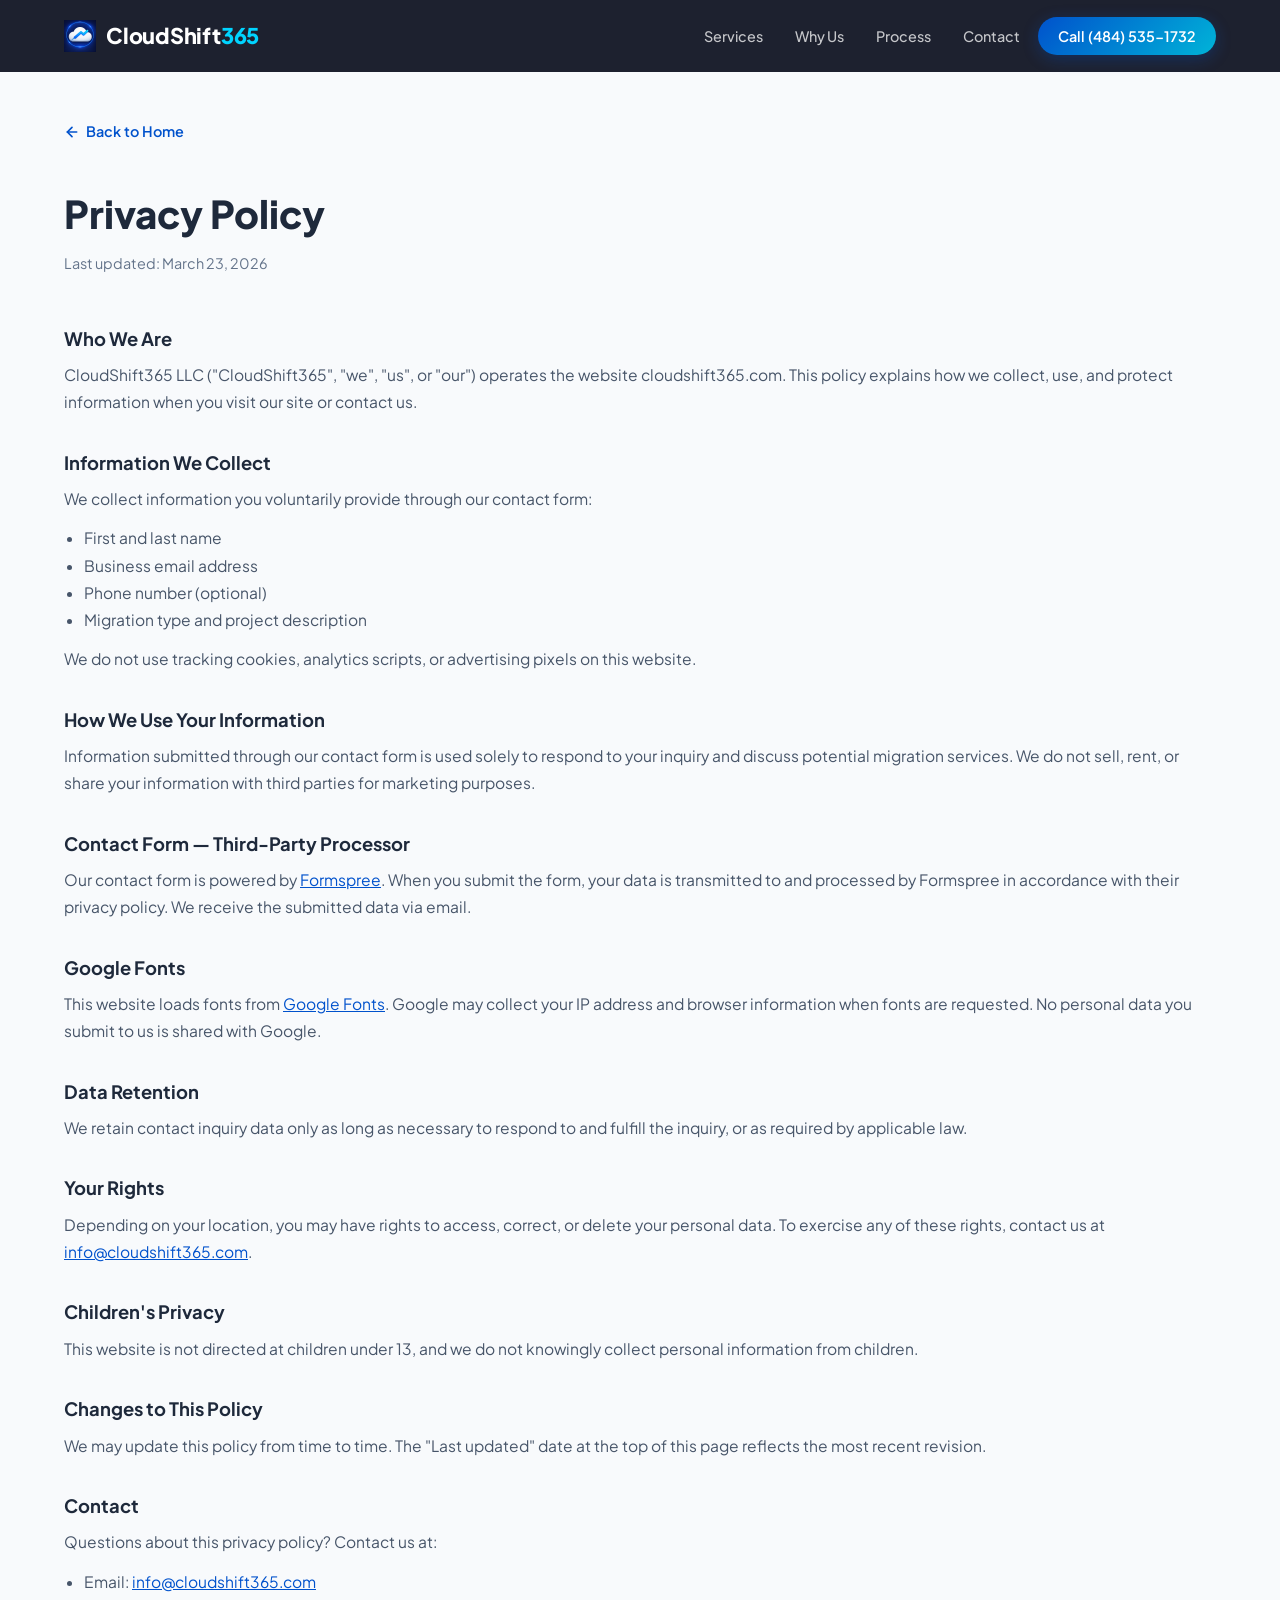
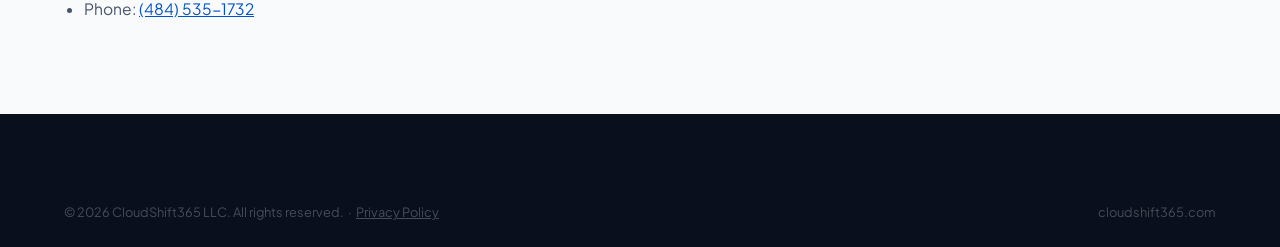
<file: privacy.html>
<!DOCTYPE html>
<html lang="en">
<head>
  <meta charset="UTF-8" />
  <meta name="viewport" content="width=device-width, initial-scale=1.0" />
  <title>Privacy Policy | CloudShift365</title>
  <link rel="icon" type="image/png" href="logo.png" />
  <link rel="canonical" href="https://cloudshift365.com/privacy.html" />
  <link rel="preconnect" href="https://fonts.googleapis.com" />
  <link rel="preconnect" href="https://fonts.gstatic.com" crossorigin />
  <link href="https://fonts.googleapis.com/css2?family=Plus+Jakarta+Sans:wght@400;500;600;700;800&display=optional" rel="stylesheet" />
  <link rel="stylesheet" href="styles.css" />
  <style>
    .policy-page {
      padding: 120px 0 80px;
      min-height: 100vh;
      background: var(--gray-50);
    }
    .policy-page h1 {
      font-size: clamp(1.8rem, 3vw, 2.4rem);
      font-weight: 800;
      color: var(--gray-800);
      margin-bottom: 8px;
    }
    .policy-meta {
      font-size: .9rem;
      color: var(--gray-500);
      margin-bottom: 48px;
    }
    .policy-body h2 {
      font-size: 1.15rem;
      font-weight: 700;
      color: var(--gray-800);
      margin: 32px 0 8px;
    }
    .policy-body p, .policy-body ul {
      font-size: .975rem;
      color: var(--gray-600);
      line-height: 1.75;
      margin-bottom: 12px;
    }
    .policy-body ul {
      padding-left: 20px;
      list-style: disc;
    }
    .policy-body a {
      color: var(--blue-500);
      text-decoration: underline;
    }
    .back-link {
      display: inline-flex;
      align-items: center;
      gap: 6px;
      font-size: .9rem;
      font-weight: 600;
      color: var(--blue-500);
      margin-bottom: 40px;
    }
    .back-link:hover { text-decoration: underline; }
  </style>
</head>
<body>

  <!-- ======== NAV ======== -->
  <header class="nav-wrapper scrolled" id="nav">
    <nav class="nav container">
      <a href="/" class="nav-logo">
        <span class="logo-icon">
          <img src="logo.png" alt="CloudShift365 Logo" width="32" height="32" style="display:block;">
        </span>
        <span class="logo-text">CloudShift<span class="logo-accent">365</span></span>
      </a>
      <ul class="nav-links" id="navLinks">
        <li><a href="/#services">Services</a></li>
        <li><a href="/#why-us">Why Us</a></li>
        <li><a href="/#process">Process</a></li>
        <li><a href="/#contact">Contact</a></li>
        <li><a href="tel:4845351732" class="nav-cta">Call (484) 535-1732</a></li>
      </ul>
    </nav>
  </header>

  <main class="policy-page">
    <div class="container">
      <a href="/" class="back-link">
        <svg width="16" height="16" viewBox="0 0 24 24" fill="none" stroke="currentColor" stroke-width="2.5" stroke-linecap="round" stroke-linejoin="round"><line x1="19" y1="12" x2="5" y2="12"/><polyline points="12 19 5 12 12 5"/></svg>
        Back to Home
      </a>

      <h1>Privacy Policy</h1>
      <p class="policy-meta">Last updated: March 23, 2026</p>

      <div class="policy-body">

        <h2>Who We Are</h2>
        <p>CloudShift365 LLC ("CloudShift365", "we", "us", or "our") operates the website cloudshift365.com. This policy explains how we collect, use, and protect information when you visit our site or contact us.</p>

        <h2>Information We Collect</h2>
        <p>We collect information you voluntarily provide through our contact form:</p>
        <ul>
          <li>First and last name</li>
          <li>Business email address</li>
          <li>Phone number (optional)</li>
          <li>Migration type and project description</li>
        </ul>
        <p>We do not use tracking cookies, analytics scripts, or advertising pixels on this website.</p>

        <h2>How We Use Your Information</h2>
        <p>Information submitted through our contact form is used solely to respond to your inquiry and discuss potential migration services. We do not sell, rent, or share your information with third parties for marketing purposes.</p>

        <h2>Contact Form — Third-Party Processor</h2>
        <p>Our contact form is powered by <a href="https://formspree.io/legal/privacy-policy" target="_blank" rel="noopener">Formspree</a>. When you submit the form, your data is transmitted to and processed by Formspree in accordance with their privacy policy. We receive the submitted data via email.</p>

        <h2>Google Fonts</h2>
        <p>This website loads fonts from <a href="https://policies.google.com/privacy" target="_blank" rel="noopener">Google Fonts</a>. Google may collect your IP address and browser information when fonts are requested. No personal data you submit to us is shared with Google.</p>

        <h2>Data Retention</h2>
        <p>We retain contact inquiry data only as long as necessary to respond to and fulfill the inquiry, or as required by applicable law.</p>

        <h2>Your Rights</h2>
        <p>Depending on your location, you may have rights to access, correct, or delete your personal data. To exercise any of these rights, contact us at <a href="mailto:info@cloudshift365.com">info@cloudshift365.com</a>.</p>

        <h2>Children's Privacy</h2>
        <p>This website is not directed at children under 13, and we do not knowingly collect personal information from children.</p>

        <h2>Changes to This Policy</h2>
        <p>We may update this policy from time to time. The "Last updated" date at the top of this page reflects the most recent revision.</p>

        <h2>Contact</h2>
        <p>Questions about this privacy policy? Contact us at:</p>
        <ul>
          <li>Email: <a href="mailto:info@cloudshift365.com">info@cloudshift365.com</a></li>
          <li>Phone: <a href="tel:4845351732">(484) 535-1732</a></li>
        </ul>

      </div>
    </div>
  </main>

  <footer class="footer">
    <div class="container">
      <div class="footer-bottom">
        <p>&copy; 2026 CloudShift365 LLC. All rights reserved. &nbsp;·&nbsp; <a href="/privacy.html" style="color:inherit;text-decoration:underline;">Privacy Policy</a></p>
        <p>cloudshift365.com</p>
      </div>
    </div>
  </footer>

</body>
</html>
</file>
<file: styles.css>
/* =========================================================
   CloudShift365 — styles.css
   ========================================================= */

/* ---- Reset & Base ---- */
*, *::before, *::after { box-sizing: border-box; margin: 0; padding: 0; }

:root {
  --blue-900: #0a0f1e;
  --blue-800: #0d1528;
  --blue-700: #0f2040;
  --blue-600: #0a3270;
  --blue-500: #0052CC;
  --blue-400: #0073E6;
  --blue-300: #2196F3;
  --cyan:     #00B4D8;
  --cyan-light: #00D4FF;
  --white:    #ffffff;
  --gray-50:  #f8fafc;
  --gray-100: #f1f5f9;
  --gray-200: #e2e8f0;
  --gray-400: #94a3b8;
  --gray-500: #64748b;
  --gray-600: #475569;
  --gray-700: #334155;
  --gray-800: #1e293b;
  --grad-main: linear-gradient(135deg, var(--blue-500) 0%, var(--cyan) 100%);
  --grad-hero: linear-gradient(135deg, #0a0f1e 0%, #0d1a3a 60%, #0a2450 100%);
  --shadow-card: 0 4px 24px rgba(0,0,0,.08);
  --shadow-card-hover: 0 12px 48px rgba(0,82,204,.18);
  --radius: 16px;
  --radius-sm: 10px;
  --transition: .25s cubic-bezier(.4,0,.2,1);
  --font-body: 'Plus Jakarta Sans', 'Segoe UI', system-ui, -apple-system, sans-serif;
  --font-display: 'Plus Jakarta Sans', 'Segoe UI', system-ui, -apple-system, sans-serif;
}

html { scroll-behavior: smooth; font-size: 16px; }

body {
  font-family: var(--font-body);
  background: var(--white);
  color: var(--gray-800);
  line-height: 1.6;
  overflow-x: hidden;
  -webkit-font-smoothing: antialiased;
}

img { display: block; max-width: 100%; }
a { color: inherit; text-decoration: none; }
ul { list-style: none; }
button { cursor: pointer; border: none; background: none; font: inherit; }
input, select, textarea { font: inherit; }

.container {
  width: 100%;
  max-width: 1200px;
  margin: 0 auto;
  padding: 0 24px;
}

/* ---- Utility ---- */
.gradient-text {
  background: var(--grad-main);
  -webkit-background-clip: text;
  -webkit-text-fill-color: transparent;
  background-clip: text;
}

.section-tag {
  display: inline-block;
  font-size: .75rem;
  font-weight: 600;
  letter-spacing: .12em;
  text-transform: uppercase;
  color: var(--blue-400);
  background: rgba(0,82,204,.08);
  padding: 4px 14px;
  border-radius: 999px;
  margin-bottom: 16px;
}

.section-header {
  text-align: center;
  max-width: 640px;
  margin: 0 auto 64px;
}

.section-title {
  font-family: var(--font-display);
  font-size: clamp(1.8rem, 3.5vw, 2.6rem);
  font-weight: 800;
  color: var(--gray-800);
  line-height: 1.2;
  margin-bottom: 16px;
}

.section-subtitle {
  font-size: 1.05rem;
  color: var(--gray-500);
  line-height: 1.7;
}

/* ---- Buttons ---- */
.btn {
  display: inline-flex;
  align-items: center;
  gap: 8px;
  padding: 14px 28px;
  border-radius: 999px;
  font-size: .95rem;
  font-weight: 600;
  transition: all var(--transition);
  white-space: nowrap;
}

.btn-primary {
  background: var(--grad-main);
  color: var(--white);
  box-shadow: 0 4px 20px rgba(0,82,204,.35);
}
.btn-primary:hover {
  transform: translateY(-2px);
  box-shadow: 0 8px 32px rgba(0,82,204,.45);
}

.btn-ghost {
  background: rgba(255,255,255,.08);
  color: var(--white);
  border: 1.5px solid rgba(255,255,255,.2);
  backdrop-filter: blur(8px);
}
.btn-ghost:hover {
  background: rgba(255,255,255,.15);
  border-color: rgba(255,255,255,.4);
  transform: translateY(-2px);
}

.btn-white {
  background: var(--white);
  color: var(--blue-500);
  font-weight: 700;
}
.btn-white:hover {
  background: var(--gray-50);
  transform: translateY(-2px);
  box-shadow: 0 8px 32px rgba(0,0,0,.15);
}

.btn-ghost-white {
  background: transparent;
  color: var(--white);
  border: 1.5px solid rgba(255,255,255,.35);
}
.btn-ghost-white:hover {
  background: rgba(255,255,255,.1);
  border-color: rgba(255,255,255,.6);
  transform: translateY(-2px);
}

.btn-full { width: 100%; justify-content: center; }

/* =========================================================
   NAVIGATION
   ========================================================= */
.nav-wrapper {
  position: fixed;
  top: 0; left: 0; right: 0;
  z-index: 1000;
  padding-top: env(safe-area-inset-top, 0px);
  transition: background var(--transition), box-shadow var(--transition);
}

.nav-wrapper.scrolled {
  background: rgba(10,15,30,.92);
  backdrop-filter: blur(16px);
  -webkit-backdrop-filter: blur(16px);
  box-shadow: 0 1px 0 rgba(255,255,255,.06);
}

.nav {
  display: flex;
  align-items: center;
  justify-content: space-between;
  height: 72px;
}

.nav-logo {
  display: flex;
  align-items: center;
  gap: 10px;
  flex-shrink: 0;
}

.logo-text {
  font-family: var(--font-display);
  font-size: 1.35rem;
  font-weight: 800;
  color: var(--white);
  letter-spacing: -.01em;
}

.logo-accent { color: var(--cyan-light); }

.nav-links {
  display: flex;
  align-items: center;
  gap: 4px;
  list-style: none;
}

.nav-links a {
  font-size: .9rem;
  font-weight: 500;
  color: rgba(255,255,255,.75);
  padding: 8px 14px;
  border-radius: 8px;
  transition: color var(--transition), background var(--transition);
}

.nav-links a:hover {
  color: var(--white);
  background: rgba(255,255,255,.08);
}

.nav-cta {
  background: var(--grad-main) !important;
  color: var(--white) !important;
  padding: 10px 20px !important;
  border-radius: 999px !important;
  font-weight: 600 !important;
  box-shadow: 0 4px 16px rgba(0,82,204,.3);
}
.nav-cta:hover {
  transform: translateY(-1px);
  box-shadow: 0 8px 24px rgba(0,82,204,.45) !important;
}

.nav-toggle {
  display: none;
  flex-direction: column;
  gap: 5px;
  padding: 8px;
}

.nav-toggle span {
  display: block;
  width: 24px;
  height: 2px;
  background: var(--white);
  border-radius: 2px;
  transition: all var(--transition);
}

.nav-toggle.open span:nth-child(1) { transform: translateY(7px) rotate(45deg); }
.nav-toggle.open span:nth-child(2) { opacity: 0; }
.nav-toggle.open span:nth-child(3) { transform: translateY(-7px) rotate(-45deg); }

/* =========================================================
   HERO
   ========================================================= */
.hero {
  position: relative;
  min-height: 100vh;
  display: flex;
  align-items: center;
  justify-content: center;
  overflow: hidden;
  background: var(--grad-hero);
}

.hero-bg { position: absolute; inset: 0; z-index: 0; }

.hero-grid {
  position: absolute;
  inset: 0;
  background-image:
    linear-gradient(rgba(0,180,216,.07) 1px, transparent 1px),
    linear-gradient(90deg, rgba(0,180,216,.07) 1px, transparent 1px);
  background-size: 60px 60px;
  mask-image: radial-gradient(ellipse 80% 60% at 50% 50%, black 40%, transparent 100%);
}

.hero-orb {
  position: absolute;
  border-radius: 50%;
  filter: blur(80px);
  opacity: .35;
}
.hero-orb-1 {
  width: 600px; height: 600px;
  background: radial-gradient(circle, #0052CC, transparent 70%);
  top: -200px; right: -100px;
}
.hero-orb-2 {
  width: 500px; height: 500px;
  background: radial-gradient(circle, #00B4D8, transparent 70%);
  bottom: -150px; left: -100px;
}

.hero-content {
  position: relative;
  z-index: 1;
  text-align: center;
  padding: 120px 24px 80px;
  max-width: 860px;
  margin: 0 auto;
}

.hero-badge {
  display: inline-flex;
  align-items: center;
  gap: 8px;
  background: rgba(255,255,255,.08);
  border: 1px solid rgba(255,255,255,.15);
  backdrop-filter: blur(10px);
  color: rgba(255,255,255,.9);
  font-size: .8rem;
  font-weight: 600;
  letter-spacing: .06em;
  text-transform: uppercase;
  padding: 8px 18px;
  border-radius: 999px;
  margin-bottom: 28px;
}

.badge-dot {
  width: 8px; height: 8px;
  background: var(--cyan-light);
  border-radius: 50%;
  box-shadow: 0 0 10px var(--cyan-light);
  animation: pulse-dot 2s ease-in-out infinite;
}

@keyframes pulse-dot {
  0%, 100% { opacity: 1; transform: scale(1); }
  50% { opacity: .6; transform: scale(1.3); }
}

.hero-title {
  font-family: var(--font-display);
  font-size: clamp(2.4rem, 6vw, 4.2rem);
  font-weight: 800;
  color: var(--white);
  line-height: 1.12;
  letter-spacing: -.02em;
  margin-bottom: 24px;
}

.hero-subtitle {
  font-size: clamp(1rem, 2vw, 1.2rem);
  color: rgba(255,255,255,.7);
  max-width: 600px;
  margin: 0 auto 40px;
  line-height: 1.7;
}

.hero-actions {
  display: flex;
  align-items: center;
  justify-content: center;
  gap: 16px;
  flex-wrap: wrap;
  margin-bottom: 64px;
}

.hero-stats {
  display: flex;
  align-items: center;
  justify-content: center;
  gap: 32px;
  flex-wrap: wrap;
  padding: 24px 32px;
  background: rgba(255,255,255,.05);
  border: 1px solid rgba(255,255,255,.1);
  border-radius: var(--radius);
  backdrop-filter: blur(10px);
}

.stat { text-align: center; }
.stat-num {
  display: block;
  font-family: var(--font-display);
  font-size: 1.4rem;
  font-weight: 800;
  color: var(--white);
}
.stat-label {
  display: block;
  font-size: .78rem;
  color: rgba(255,255,255,.5);
  font-weight: 500;
  letter-spacing: .04em;
  margin-top: 2px;
}
.stat-divider {
  width: 1px;
  height: 40px;
  background: rgba(255,255,255,.15);
}

.hero-scroll {
  position: absolute;
  bottom: 32px;
  left: 50%;
  transform: translateX(-50%);
  display: flex;
  flex-direction: column;
  align-items: center;
  gap: 8px;
  color: rgba(255,255,255,.35);
  font-size: .72rem;
  letter-spacing: .1em;
  text-transform: uppercase;
}

.scroll-arrow {
  width: 20px; height: 20px;
  border-right: 2px solid rgba(255,255,255,.3);
  border-bottom: 2px solid rgba(255,255,255,.3);
  transform: rotate(45deg);
  animation: bounce-arrow 2s ease-in-out infinite;
}

@keyframes bounce-arrow {
  0%, 100% { transform: rotate(45deg) translateY(0); }
  50% { transform: rotate(45deg) translateY(5px); }
}

/* =========================================================
   TRUST BAR
   ========================================================= */
.trust-bar {
  background: var(--gray-50);
  border-bottom: 1px solid var(--gray-200);
  padding: 20px 0;
}

.trust-bar .container {
  display: flex;
  align-items: center;
  gap: 32px;
  flex-wrap: wrap;
  justify-content: center;
}

.trust-label {
  font-size: .78rem;
  font-weight: 600;
  color: var(--gray-400);
  letter-spacing: .06em;
  text-transform: uppercase;
  white-space: nowrap;
}

.trust-logos {
  display: flex;
  align-items: center;
  gap: 28px;
  flex-wrap: wrap;
  justify-content: center;
}

.trust-item {
  display: flex;
  align-items: center;
  gap: 7px;
  font-size: .82rem;
  font-weight: 600;
  color: var(--gray-500);
  transition: color var(--transition);
}
.trust-item:hover { color: var(--blue-500); }

/* =========================================================
   SERVICES
   ========================================================= */
.services {
  padding: 100px 0;
  background: var(--white);
  box-shadow: 0 -4px 24px rgba(0,0,0,.06), 0 4px 24px rgba(0,0,0,.06);
  position: relative;
  z-index: 1;
}

.services-grid {
  display: grid;
  grid-template-columns: repeat(3, 1fr);
  gap: 28px;
  margin-bottom: 48px;
}

.service-card {
  position: relative;
  background: var(--white);
  border: 1.5px solid var(--gray-200);
  border-radius: var(--radius);
  padding: 36px 32px;
  transition: all var(--transition);
  overflow: hidden;
}

.service-card::before {
  content: '';
  position: absolute;
  inset: 0;
  background: var(--grad-main);
  opacity: 0;
  transition: opacity var(--transition);
  z-index: 0;
}

.service-card:hover {
  border-color: transparent;
  transform: translateY(-6px);
  box-shadow: var(--shadow-card-hover);
}

.service-card:hover::before { opacity: 1; }

.service-card:hover .service-icon {
  background: rgba(255,255,255,.15);
  border-color: rgba(255,255,255,.2);
  color: var(--white);
  position: relative;
  z-index: 1;
}
.service-card:hover h3,
.service-card:hover p {
  position: relative;
  z-index: 1;
  color: rgba(255,255,255,.9);
}

.service-card:hover .service-num { opacity: 0; }
.service-card:hover .service-features { position: relative; z-index: 1; max-height: 300px; opacity: 1; margin-bottom: 24px; }
.service-card:hover .service-features li { color: rgba(255,255,255,.75); }
.service-card:hover .service-features li::before { background: rgba(255,255,255,.5); }
.service-card:hover .service-link { color: var(--white); position: relative; z-index: 1; max-height: 32px; opacity: 1; }

.service-icon {
  width: 56px; height: 56px;
  background: rgba(0,82,204,.06);
  border: 1.5px solid rgba(0,82,204,.12);
  border-radius: 14px;
  display: flex;
  align-items: center;
  justify-content: center;
  color: var(--blue-500);
  margin-bottom: 20px;
  transition: all var(--transition);
  position: relative;
  z-index: 1;
}

.service-num {
  position: absolute;
  top: 28px; right: 28px;
  font-family: var(--font-display);
  font-size: 2.4rem;
  font-weight: 800;
  color: rgba(0,82,204,.06);
  line-height: 1;
  z-index: 0;
  transition: opacity var(--transition);
}

.service-card h3 {
  font-family: var(--font-display);
  font-size: 1.15rem;
  font-weight: 700;
  color: var(--gray-800);
  margin-bottom: 12px;
  position: relative;
  z-index: 1;
}

.service-card p {
  font-size: .9rem;
  color: var(--gray-500);
  line-height: 1.65;
  margin-bottom: 20px;
  position: relative;
  z-index: 1;
}

.service-features {
  margin-bottom: 0;
  position: relative;
  z-index: 1;
  max-height: 0;
  overflow: hidden;
  opacity: 0;
  transition: max-height 0.45s ease, opacity 0.3s ease 0.05s, margin-bottom 0.45s ease;
}

.service-features li {
  font-size: .82rem;
  color: var(--gray-600);
  padding: 4px 0 4px 16px;
  position: relative;
  transition: color var(--transition);
}

.service-features li::before {
  content: '';
  position: absolute;
  left: 0;
  top: 50%;
  transform: translateY(-50%);
  width: 6px; height: 6px;
  background: var(--blue-400);
  border-radius: 50%;
  transition: background var(--transition);
}

.service-link {
  font-size: .88rem;
  font-weight: 600;
  color: var(--blue-500);
  position: relative;
  z-index: 1;
  display: block;
  max-height: 0;
  overflow: hidden;
  opacity: 0;
  transition: color var(--transition), max-height 0.3s ease 0.2s, opacity 0.3s ease 0.2s;
}

/* Additional migrations CTA */
.services-more {
  background: linear-gradient(135deg, var(--blue-900) 0%, var(--blue-700) 100%);
  border-radius: var(--radius);
  padding: 40px 48px;
}

.services-more-inner {
  display: flex;
  align-items: center;
  gap: 32px;
  flex-wrap: wrap;
}

.services-more-icon {
  width: 64px; height: 64px;
  background: rgba(255,255,255,.08);
  border: 1px solid rgba(255,255,255,.15);
  border-radius: 16px;
  display: flex;
  align-items: center;
  justify-content: center;
  color: var(--cyan-light);
  flex-shrink: 0;
}

.services-more-text { flex: 1; min-width: 240px; }

.services-more-text h3 {
  font-family: var(--font-display);
  font-size: 1.25rem;
  font-weight: 700;
  color: var(--white);
  margin-bottom: 8px;
}

.services-more-text p {
  font-size: .9rem;
  color: rgba(255,255,255,.6);
  line-height: 1.6;
}

/* =========================================================
   AI SERVICES
   ========================================================= */
.ai-services {
  padding: 96px 0;
  background: var(--gray-50);
}

.ai-tech-bar {
  display: flex;
  align-items: center;
  gap: 20px;
  flex-wrap: wrap;
  margin-top: 48px;
  padding: 20px 28px;
  background: var(--white);
  border: 1.5px solid var(--gray-200);
  border-radius: var(--radius);
}

.ai-tech-label {
  font-size: .78rem;
  font-weight: 700;
  letter-spacing: .1em;
  text-transform: uppercase;
  color: var(--gray-400);
  white-space: nowrap;
}

.ai-tech-tags {
  display: flex;
  flex-wrap: wrap;
  gap: 8px;
}

.ai-tech-tag {
  font-size: .8rem;
  font-weight: 600;
  color: var(--blue-500);
  background: rgba(0,82,204,.06);
  border: 1.5px solid rgba(0,82,204,.15);
  border-radius: 999px;
  padding: 4px 14px;
}

/* =========================================================
   WHY US
   ========================================================= */
.why-us {
  padding: 100px 0;
  background: #eef2f7;
}

.why-us-inner {
  display: grid;
  grid-template-columns: 1fr 1fr;
  gap: 80px;
  align-items: center;
}

.why-us-content .section-title,
.why-us-content .section-tag { text-align: left; }

.why-us-body {
  font-size: 1rem;
  color: var(--gray-500);
  line-height: 1.7;
  margin-bottom: 40px;
}

.pillars { display: flex; flex-direction: column; gap: 24px; }

.pillar { display: flex; align-items: flex-start; gap: 16px; }

.pillar-icon {
  width: 44px; height: 44px;
  border-radius: 12px;
  display: flex;
  align-items: center;
  justify-content: center;
  flex-shrink: 0;
}

.pillar-icon-1 { background: rgba(0,82,204,.08); color: var(--blue-500); }
.pillar-icon-2 { background: rgba(0,180,216,.08); color: var(--cyan); }
.pillar-icon-3 { background: rgba(33,150,243,.08); color: var(--blue-300); }
.pillar-icon-4 { background: rgba(0,82,204,.08); color: var(--blue-400); }

.pillar h4 { font-size: .95rem; font-weight: 700; color: var(--gray-800); margin-bottom: 4px; }
.pillar p { font-size: .875rem; color: var(--gray-500); line-height: 1.6; }

/* Visual card stack */
.why-us-visual {
  position: relative;
  display: flex;
  align-items: center;
  justify-content: center;
}

.visual-card-stack { position: relative; width: 100%; max-width: 420px; }

.visual-card { border-radius: var(--radius); position: absolute; }

.visual-card-bg {
  background: linear-gradient(135deg, #0052CC 0%, #00B4D8 100%);
  top: 20px; left: 10px; right: -10px; bottom: -20px;
  opacity: .2;
}

.visual-card-mid {
  background: linear-gradient(135deg, #0073E6 0%, #00C4E8 100%);
  top: 10px; left: 5px; right: -5px; bottom: -10px;
  opacity: .4;
}

.visual-card-front {
  position: relative;
  background: var(--white);
  box-shadow: 0 24px 64px rgba(0,0,0,.14);
  padding: 28px;
  width: 100%;
}

.vc-header {
  display: flex;
  align-items: center;
  gap: 12px;
  margin-bottom: 24px;
  padding-bottom: 16px;
  border-bottom: 1px solid var(--gray-200);
}

.vc-dots { display: flex; gap: 6px; }
.vc-dots span { width: 10px; height: 10px; border-radius: 50%; background: var(--gray-200); }
.vc-dots span:nth-child(1) { background: #ff5f57; }
.vc-dots span:nth-child(2) { background: #febc2e; }
.vc-dots span:nth-child(3) { background: #28c840; }

.vc-title { font-size: .82rem; font-weight: 600; color: var(--gray-500); }

.vc-progress-section { display: flex; flex-direction: column; gap: 14px; }

.vc-progress-row {
  display: grid;
  grid-template-columns: 140px 1fr 48px;
  align-items: center;
  gap: 12px;
  font-size: .8rem;
  color: var(--gray-600);
}

.vc-bar { height: 6px; background: var(--gray-100); border-radius: 999px; overflow: hidden; }

.vc-fill {
  height: 100%;
  width: 0%;
  background: var(--grad-main);
  border-radius: 999px;
  -webkit-transition: width 1.4s cubic-bezier(0.4, 0, 0.2, 1);
  transition: width 1.4s cubic-bezier(0.4, 0, 0.2, 1);
  will-change: width;
}

.vc-pct { font-size: .75rem; font-weight: 600; color: var(--blue-500); text-align: right; }
.vc-pct.done { color: #16a34a; }

.vc-status {
  display: flex;
  align-items: center;
  gap: 8px;
  margin-top: 20px;
  padding-top: 16px;
  border-top: 1px solid var(--gray-200);
  font-size: .78rem;
  color: var(--gray-500);
}

.vc-status-dot {
  width: 8px; height: 8px;
  background: #22c55e;
  border-radius: 50%;
  box-shadow: 0 0 8px rgba(34,197,94,.5);
  animation: pulse-dot 2s infinite;
}

/* =========================================================
   PROCESS
   ========================================================= */
.process {
  padding: 100px 0;
  background: var(--white);
  box-shadow: 0 -4px 24px rgba(0,0,0,.06), 0 4px 24px rgba(0,0,0,.06);
  position: relative;
  z-index: 1;
}

.process-steps {
  position: relative;
  display: flex;
  flex-direction: column;
  gap: 0;
  max-width: 780px;
  margin: 0 auto;
}

.process-line {
  position: absolute;
  left: 27px;
  top: 28px;
  bottom: 28px;
  width: 2px;
  background: linear-gradient(180deg, var(--blue-500) 0%, var(--cyan) 100%);
  opacity: .2;
  z-index: 0;
}

.process-step {
  display: flex;
  align-items: flex-start;
  gap: 28px;
  padding: 24px 0;
  position: relative;
  z-index: 1;
}

.step-circle {
  width: 56px; height: 56px;
  background: var(--grad-main);
  border-radius: 50%;
  display: flex;
  align-items: center;
  justify-content: center;
  font-family: var(--font-display);
  font-size: 1.1rem;
  font-weight: 800;
  color: var(--white);
  flex-shrink: 0;
  box-shadow: 0 8px 24px rgba(0,82,204,.3);
}

.step-content { padding-top: 12px; }

.step-content h3 {
  font-family: var(--font-display);
  font-size: 1.1rem;
  font-weight: 700;
  color: var(--gray-800);
  margin-bottom: 8px;
}

.step-content p { font-size: .9rem; color: var(--gray-500); line-height: 1.65; }

/* =========================================================
   OTHER MIGRATIONS
   ========================================================= */
.other-migrations { padding: 100px 0; background: #eef2f7; }

.other-grid {
  display: grid;
  grid-template-columns: repeat(3, 1fr);
  gap: 24px;
}

.other-card {
  background: var(--white);
  border: 1.5px solid var(--gray-200);
  border-radius: var(--radius);
  padding: 28px;
  transition: all var(--transition);
}

.other-card:hover {
  border-color: var(--blue-300);
  box-shadow: var(--shadow-card);
  transform: translateY(-3px);
}

.other-icon {
  width: 44px; height: 44px;
  background: rgba(0,82,204,.06);
  border-radius: 10px;
  display: flex;
  align-items: center;
  justify-content: center;
  color: var(--blue-400);
  margin-bottom: 16px;
}

.other-card h4 { font-size: .95rem; font-weight: 700; color: var(--gray-800); margin-bottom: 8px; }
.other-card p { font-size: .85rem; color: var(--gray-500); line-height: 1.6; }

.other-card-cta {
  background: linear-gradient(135deg, var(--blue-900) 0%, var(--blue-700) 100%);
  border-color: transparent;
}
.other-card-cta:hover { border-color: transparent; box-shadow: 0 12px 40px rgba(0,82,204,.3); }
.other-card-cta .other-icon { background: rgba(255,255,255,.1); color: var(--cyan-light); }
.other-card-cta h4 { color: rgba(255,255,255,.9); }
.other-card-cta p { color: rgba(255,255,255,.55); }

/* =========================================================
   CTA BANNER
   ========================================================= */
.cta-banner {
  position: relative;
  padding: 80px 0;
  background: linear-gradient(135deg, #0a0f1e 0%, #0a2450 50%, #0d1a3a 100%);
  overflow: hidden;
}

.cta-banner-bg { position: absolute; inset: 0; z-index: 0; }

.cta-orb {
  position: absolute;
  border-radius: 50%;
  filter: blur(80px);
  opacity: .25;
}
.cta-orb-1 { width: 400px; height: 400px; background: var(--blue-500); top: -150px; right: 10%; }
.cta-orb-2 { width: 350px; height: 350px; background: var(--cyan); bottom: -100px; left: 5%; }

.cta-banner-content { position: relative; z-index: 1; text-align: center; }

.cta-banner-content h2 {
  font-family: var(--font-display);
  font-size: clamp(1.8rem, 3.5vw, 2.6rem);
  font-weight: 800;
  color: var(--white);
  margin-bottom: 16px;
}

.cta-banner-content p {
  font-size: 1.05rem;
  color: rgba(255,255,255,.65);
  max-width: 540px;
  margin: 0 auto 36px;
  line-height: 1.7;
}

.cta-banner-actions {
  display: flex;
  align-items: center;
  justify-content: center;
  gap: 16px;
  flex-wrap: wrap;
}

/* =========================================================
   CONTACT
   ========================================================= */
.contact {
  padding: 100px 0;
  background: var(--white);
  box-shadow: 0 -4px 24px rgba(0,0,0,.06), 0 4px 24px rgba(0,0,0,.06);
  position: relative;
  z-index: 1;
}

.contact-grid {
  display: grid;
  grid-template-columns: 1fr 1.2fr;
  gap: 80px;
  align-items: start;
}

.contact-info .section-title { text-align: left; margin-bottom: 16px; }
.contact-info > p { font-size: .95rem; color: var(--gray-500); line-height: 1.7; margin-bottom: 36px; }

.contact-details { display: flex; flex-direction: column; gap: 16px; }

.contact-item {
  display: flex;
  align-items: center;
  gap: 16px;
  padding: 16px 20px;
  background: var(--gray-50);
  border: 1.5px solid var(--gray-200);
  border-radius: var(--radius-sm);
  transition: all var(--transition);
}

.contact-item:hover {
  border-color: var(--blue-300);
  background: var(--white);
  box-shadow: var(--shadow-card);
  transform: translateX(4px);
}

.contact-item-icon {
  width: 44px; height: 44px;
  background: rgba(0,82,204,.06);
  border-radius: 10px;
  display: flex;
  align-items: center;
  justify-content: center;
  color: var(--blue-500);
  flex-shrink: 0;
}

.contact-item-label {
  display: block;
  font-size: .72rem;
  font-weight: 600;
  letter-spacing: .08em;
  text-transform: uppercase;
  color: var(--gray-400);
  margin-bottom: 2px;
}

.contact-item-value { display: block; font-size: .95rem; font-weight: 600; color: var(--gray-800); }

/* Form */
.contact-form-wrap {
  background: var(--gray-50);
  border: 1.5px solid var(--gray-200);
  border-radius: var(--radius);
  padding: 40px;
}

.contact-form { display: flex; flex-direction: column; gap: 20px; }

.form-row { display: grid; grid-template-columns: 1fr 1fr; gap: 16px; }

.form-group { display: flex; flex-direction: column; gap: 6px; }

.form-group label { font-size: .82rem; font-weight: 600; color: var(--gray-700); }

.form-group input,
.form-group select,
.form-group textarea {
  padding: 12px 16px;
  background: var(--white);
  border: 1.5px solid var(--gray-200);
  border-radius: var(--radius-sm);
  font-size: .9rem;
  color: var(--gray-800);
  transition: border-color var(--transition), box-shadow var(--transition);
  outline: none;
}

.form-group input::placeholder,
.form-group textarea::placeholder { color: var(--gray-400); }

.form-group input:focus,
.form-group select:focus,
.form-group textarea:focus {
  border-color: var(--blue-400);
  box-shadow: 0 0 0 3px rgba(0,82,204,.12);
}

.form-group textarea { resize: vertical; min-height: 100px; }

.form-success {
  display: none;
  align-items: center;
  gap: 10px;
  padding: 14px 18px;
  background: rgba(22,163,74,.08);
  border: 1.5px solid rgba(22,163,74,.2);
  border-radius: var(--radius-sm);
  color: #16a34a;
  font-size: .9rem;
  font-weight: 600;
}

.form-success.visible { display: flex; }

.form-success.error {
  background: rgba(220,38,38,.08);
  border-color: rgba(220,38,38,.2);
  color: #dc2626;
}

/* =========================================================
   FOOTER
   ========================================================= */
.footer { background: var(--blue-900); color: rgba(255,255,255,.6); padding: 64px 0 0; }

.footer-top {
  display: grid;
  grid-template-columns: 2fr 1fr 1fr;
  gap: 48px;
  padding-bottom: 48px;
  border-bottom: 1px solid rgba(255,255,255,.06);
}

.footer-tagline {
  font-size: .88rem;
  color: rgba(255,255,255,.45);
  line-height: 1.65;
  margin: 16px 0 20px;
  max-width: 320px;
}

.footer-contact-quick {
  display: flex;
  align-items: center;
  gap: 12px;
  font-size: .85rem;
  flex-wrap: wrap;
}

.footer-contact-quick a { color: var(--cyan-light); font-weight: 500; transition: color var(--transition); }
.footer-contact-quick a:hover { color: var(--white); }
.footer-contact-quick span { color: rgba(255,255,255,.2); }

.footer-links-group h4 {
  font-size: .78rem;
  font-weight: 700;
  letter-spacing: .1em;
  text-transform: uppercase;
  color: rgba(255,255,255,.4);
  margin-bottom: 20px;
}

.footer-links-group ul { display: flex; flex-direction: column; gap: 10px; }

.footer-links-group a { font-size: .88rem; color: rgba(255,255,255,.5); transition: color var(--transition); }
.footer-links-group a:hover { color: var(--white); }

.footer-bottom {
  display: flex;
  align-items: center;
  justify-content: space-between;
  padding: 24px 0;
  font-size: .8rem;
  color: rgba(255,255,255,.25);
  flex-wrap: wrap;
  gap: 8px;
}

/* =========================================================
   SCROLL REVEAL
   ========================================================= */
.reveal {
  opacity: 0;
  transform: translateY(32px);
  transition: opacity .7s ease, transform .7s ease;
}

.reveal.revealed { opacity: 1; transform: translateY(0); }
.reveal-delay-1 { transition-delay: .1s; }
.reveal-delay-2 { transition-delay: .2s; }
.reveal-delay-3 { transition-delay: .3s; }
.reveal-delay-4 { transition-delay: .4s; }
.reveal-delay-5 { transition-delay: .5s; }
.reveal-delay-6 { transition-delay: .6s; }

/* =========================================================
   RESPONSIVE
   ========================================================= */
@media (max-width: 1024px) {
  .services-grid { grid-template-columns: repeat(2, 1fr); }
  .why-us-inner { grid-template-columns: 1fr; gap: 48px; }
  .why-us-visual { order: -1; }
  .visual-card-stack { max-width: 480px; margin: 0 auto; }
  .footer-top { grid-template-columns: 1fr 1fr; }
  .footer-brand { grid-column: 1 / -1; }
  .other-grid { grid-template-columns: repeat(2, 1fr); }
}

@media (max-width: 768px) {
  .nav-links {
    display: none;
    position: fixed;
    top: calc(72px + env(safe-area-inset-top, 0px)); left: 0; right: 0;
    background: rgba(10,15,30,.97);
    backdrop-filter: blur(20px);
    padding: 20px 24px 28px;
    flex-direction: column;
    align-items: stretch;
    gap: 6px;
    border-bottom: 1px solid rgba(255,255,255,.08);
  }
  .nav-links.open { display: flex; }
  .nav-links a { padding: 13px 18px; border-radius: 10px; font-size: .97rem; }
  .nav-cta { text-align: center; }
  .nav-links li:has(.nav-cta) { margin-top: 18px; }
  .nav-toggle { display: flex; }

  .services-grid { grid-template-columns: repeat(3, 1fr); gap: 10px; }
  .other-grid { grid-template-columns: 1fr; }

  .contact-grid { grid-template-columns: 1fr; gap: 40px; }
  .form-row { grid-template-columns: 1fr; }
  .contact-form-wrap { padding: 24px; }

  .footer-top { grid-template-columns: 1fr; gap: 32px; }

  .hero-stats { gap: 20px; padding: 20px; }
  .stat-divider { display: none; }

  .services-more-inner { flex-direction: column; text-align: center; }
  .services-more { padding: 32px 24px; }

  /* AI Services */
  .ai-services { padding: 60px 0; }
  .ai-tech-bar { flex-direction: column; align-items: flex-start; gap: 10px; padding: 16px; }
  .ai-tech-tags { gap: 6px; }

  /* Dashboard card: give shadow layers room so they don't overflow the viewport */
  .visual-card-stack { margin-right: 12px; }
  /* Tighten label column so long names fit without awkward wrapping */
  .vc-progress-row { grid-template-columns: 86px 1fr 38px; font-size: .74rem; }

  .cta-banner-actions { flex-direction: column; align-items: stretch; }
  .cta-banner-actions .btn { justify-content: center; }

  /* Fix: hero badge clears nav + iOS notch safe area */
  .hero-content { padding-top: calc(120px + env(safe-area-inset-top, 0px)); }

  /* Compact service cards: 3x2 grid on mobile */
  .service-card { padding: 14px 10px; }
  .service-card p,
  .service-features,
  .service-link { display: none; }
  .service-icon { width: 32px; height: 32px; border-radius: 8px; margin-bottom: 8px; }
  .service-icon svg { width: 18px; height: 18px; }
  .service-card h3 { font-size: .72rem; line-height: 1.3; margin-bottom: 0; }
  .service-num { font-size: 1.4rem; top: 8px; right: 8px; }
}

@media (max-width: 480px) {
  .hero-actions { flex-direction: column; align-items: stretch; }
  .hero-actions .btn { justify-content: center; }
  .container { padding: 0 16px; }
  .service-card { padding: 14px 8px; }
  /* Restore hero-content padding overridden by .container rule above */
  .hero-content { padding: calc(120px + env(safe-area-inset-top, 0px)) 16px 80px; }
  /* Shrink hero title so "Modernize Your Business" fits on narrow screens */
  .hero-title { font-size: clamp(1.5rem, 6.5vw, 2.4rem); }
  /* AI section */
  .ai-services { padding: 48px 0; }
  .ai-tech-tag { font-size: .74rem; padding: 3px 10px; }
}

/* =========================================================
   Mobile Service Detail Modal
   ========================================================= */
.service-modal {
  display: none;
  position: fixed;
  inset: 0;
  z-index: 500;
  align-items: flex-end;
}
.service-modal.open { display: flex; }

.service-modal-backdrop {
  position: absolute;
  inset: 0;
  background: rgba(0, 0, 0, 0.55);
}
.service-modal-bubble {
  position: relative;
  background: var(--white);
  border-radius: 20px 20px 0 0;
  padding: 28px 24px calc(32px + env(safe-area-inset-bottom, 0px));
  width: 100%;
  max-height: 82vh;
  overflow-y: auto;
  -webkit-overflow-scrolling: touch;
  transform: translateY(100%);
  transition: transform 0.3s cubic-bezier(0.4, 0, 0.2, 1);
}
.service-modal.open .service-modal-bubble { transform: translateY(0); }

.service-modal-close {
  position: absolute;
  top: 16px;
  right: 16px;
  width: 32px;
  height: 32px;
  background: var(--gray-100);
  border-radius: 50%;
  display: flex;
  align-items: center;
  justify-content: center;
  color: var(--gray-600);
}
.service-modal-icon {
  width: 48px;
  height: 48px;
  background: linear-gradient(135deg, var(--blue-500), var(--cyan));
  border-radius: 12px;
  display: flex;
  align-items: center;
  justify-content: center;
  margin-bottom: 14px;
  color: var(--white);
}
.service-modal-icon svg { width: 24px; height: 24px; }
.service-modal-title {
  font-size: 1.1rem;
  font-weight: 700;
  color: var(--gray-800);
  margin-bottom: 10px;
  padding-right: 36px;
}
.service-modal-desc {
  font-size: 0.9rem;
  color: var(--gray-600);
  line-height: 1.65;
  margin-bottom: 18px;
}
.service-modal-features {
  list-style: none;
  padding: 0;
  margin: 0 0 24px;
  border-top: 1px solid var(--gray-100);
}
.service-modal-features li {
  font-size: 0.875rem;
  color: var(--gray-700);
  padding: 9px 0;
  border-bottom: 1px solid var(--gray-100);
  display: flex;
  align-items: center;
  gap: 10px;
}
.service-modal-features li::before {
  content: '';
  width: 6px;
  height: 6px;
  border-radius: 50%;
  background: var(--blue-500);
  flex-shrink: 0;
}
.service-modal-link {
  display: block;
  text-align: center;
  background: var(--grad-main);
  color: var(--white);
  font-weight: 600;
  font-size: 0.9rem;
  padding: 14px 24px;
  border-radius: var(--radius-sm);
}

/* Suppress modal on desktop — JS always fires, CSS controls visibility */
@media (min-width: 769px) {
  .service-modal { display: none !important; }
}

@media (max-width: 768px) {
  .service-card { cursor: pointer; touch-action: manipulation; }
  .service-card:active { opacity: 0.85; transform: scale(0.97); }
}

/* ---- Case Studies ---- */
.case-studies {
  padding: 96px 0;
  background: var(--gray-50);
}

.case-studies-grid {
  display: grid;
  grid-template-columns: repeat(3, 1fr);
  gap: 28px;
  margin-bottom: 48px;
}

.case-card {
  background: var(--white);
  border-radius: var(--radius);
  padding: 32px;
  box-shadow: var(--shadow-card);
  border: 1px solid var(--gray-200);
  display: flex;
  flex-direction: column;
  gap: 16px;
  transition: box-shadow var(--transition), transform var(--transition);
}

.case-card:hover {
  box-shadow: var(--shadow-card-hover);
  transform: translateY(-4px);
}

.case-card-header {
  display: flex;
  align-items: center;
  justify-content: space-between;
  gap: 8px;
}

.case-industry-tag {
  font-size: .72rem;
  font-weight: 700;
  letter-spacing: .1em;
  text-transform: uppercase;
  color: var(--blue-400);
  background: rgba(0,82,204,.08);
  padding: 4px 12px;
  border-radius: 999px;
}

.case-roi-badge {
  font-size: .8rem;
  font-weight: 800;
  color: var(--white);
  background: var(--grad-main);
  padding: 4px 14px;
  border-radius: 999px;
  white-space: nowrap;
}

.case-title {
  font-size: 1.1rem;
  font-weight: 700;
  color: var(--gray-800);
  line-height: 1.35;
}

.case-challenge,
.case-solution {
  font-size: .9rem;
  color: var(--gray-600);
  line-height: 1.65;
}

.case-challenge strong,
.case-solution strong {
  color: var(--gray-700);
}

.case-metrics {
  display: flex;
  gap: 0;
  border-top: 1px solid var(--gray-200);
  border-bottom: 1px solid var(--gray-200);
  padding: 16px 0;
  margin: 4px 0;
}

.case-metric {
  flex: 1;
  display: flex;
  flex-direction: column;
  align-items: center;
  gap: 4px;
  padding: 0 8px;
  border-right: 1px solid var(--gray-200);
}

.case-metric:last-child {
  border-right: none;
}

.case-metric-num {
  font-size: 1.4rem;
  font-weight: 800;
  background: var(--grad-main);
  -webkit-background-clip: text;
  -webkit-text-fill-color: transparent;
  background-clip: text;
  line-height: 1.1;
}

.case-metric-label {
  font-size: .7rem;
  font-weight: 600;
  color: var(--gray-500);
  text-align: center;
  text-transform: uppercase;
  letter-spacing: .06em;
}

.case-quote {
  font-size: .88rem;
  color: var(--gray-600);
  font-style: italic;
  line-height: 1.6;
  border-left: 3px solid var(--blue-400);
  padding-left: 14px;
  margin-top: auto;
}

.case-quote-attr {
  display: block;
  margin-top: 8px;
  font-style: normal;
  font-size: .78rem;
  font-weight: 600;
  color: var(--gray-500);
}

.case-studies-cta {
  text-align: center;
  display: flex;
  flex-direction: column;
  align-items: center;
  gap: 20px;
}

.case-studies-cta p {
  font-size: .9rem;
  color: var(--gray-500);
  max-width: 520px;
}

@media (max-width: 1024px) {
  .case-studies-grid {
    grid-template-columns: repeat(2, 1fr);
  }
}

@media (max-width: 640px) {
  .case-studies-grid {
    grid-template-columns: 1fr;
  }
  .case-metric-num {
    font-size: 1.2rem;
  }
}
</file>
